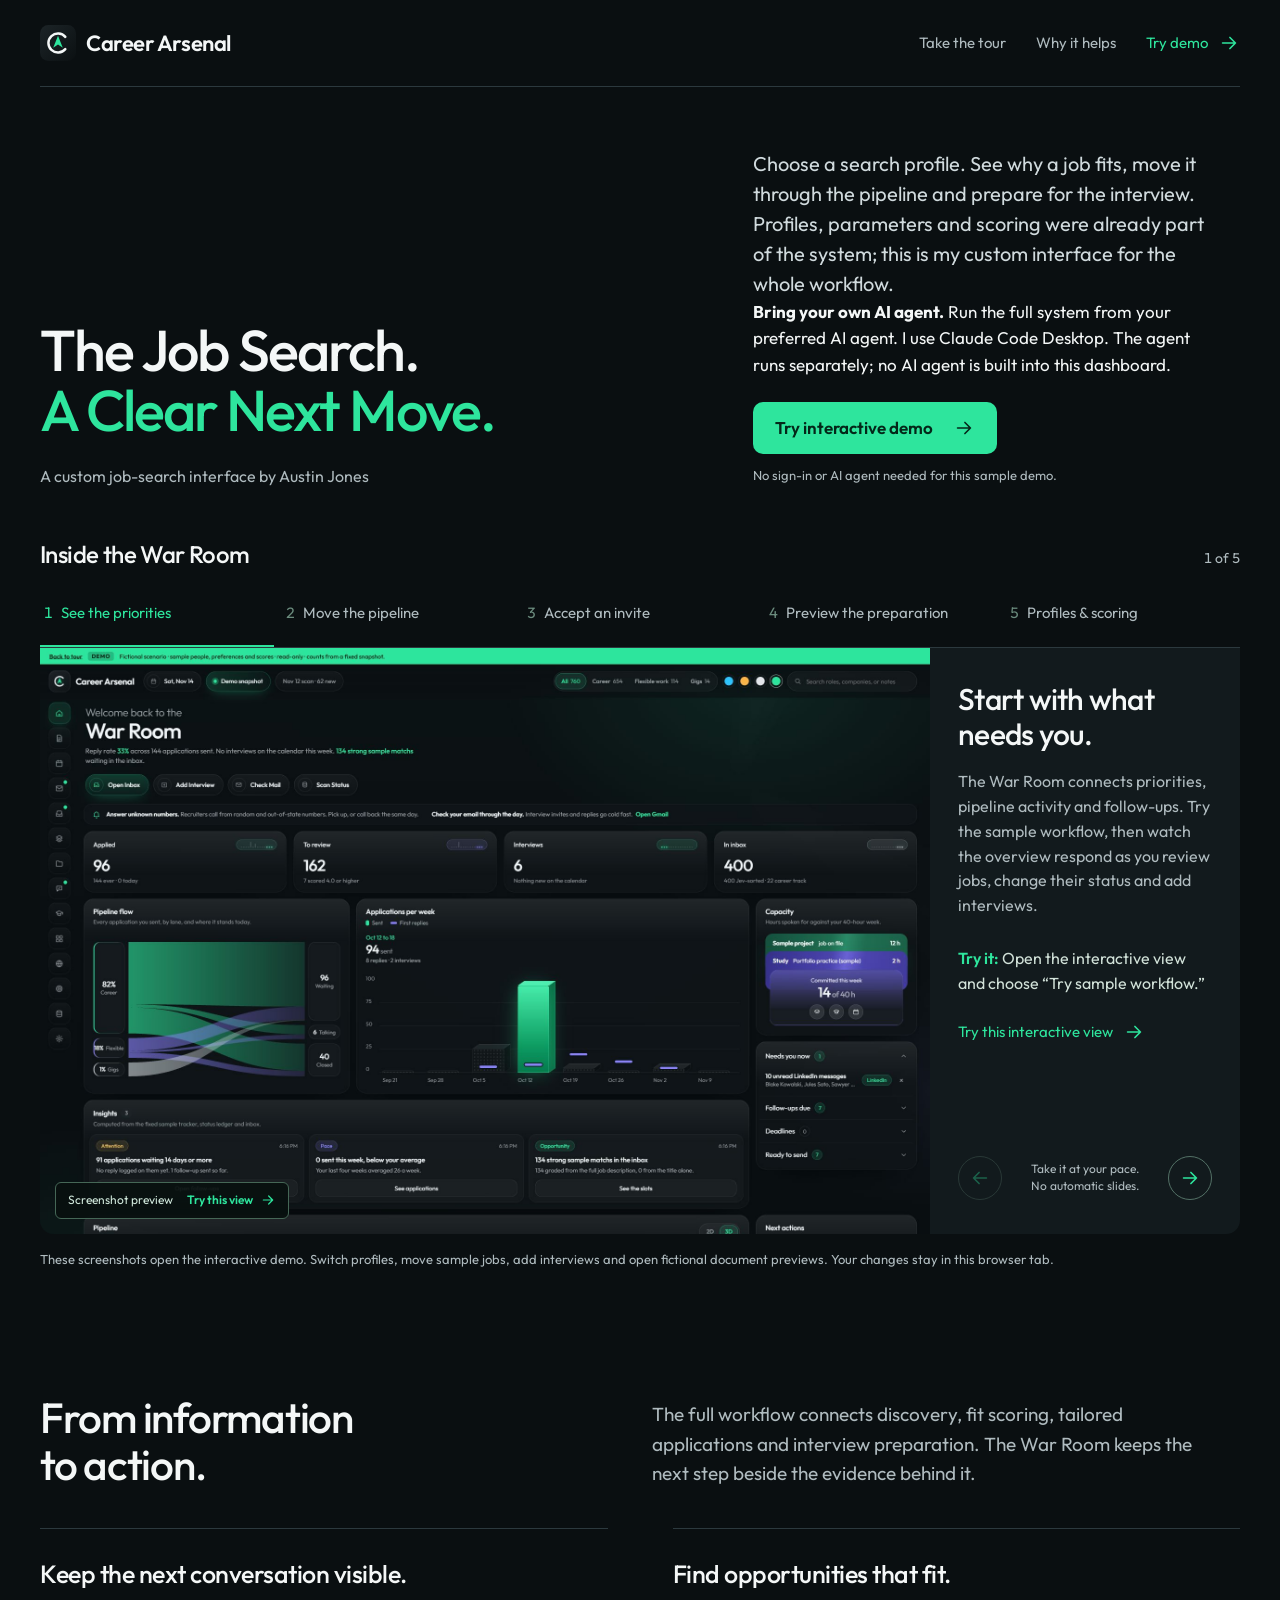
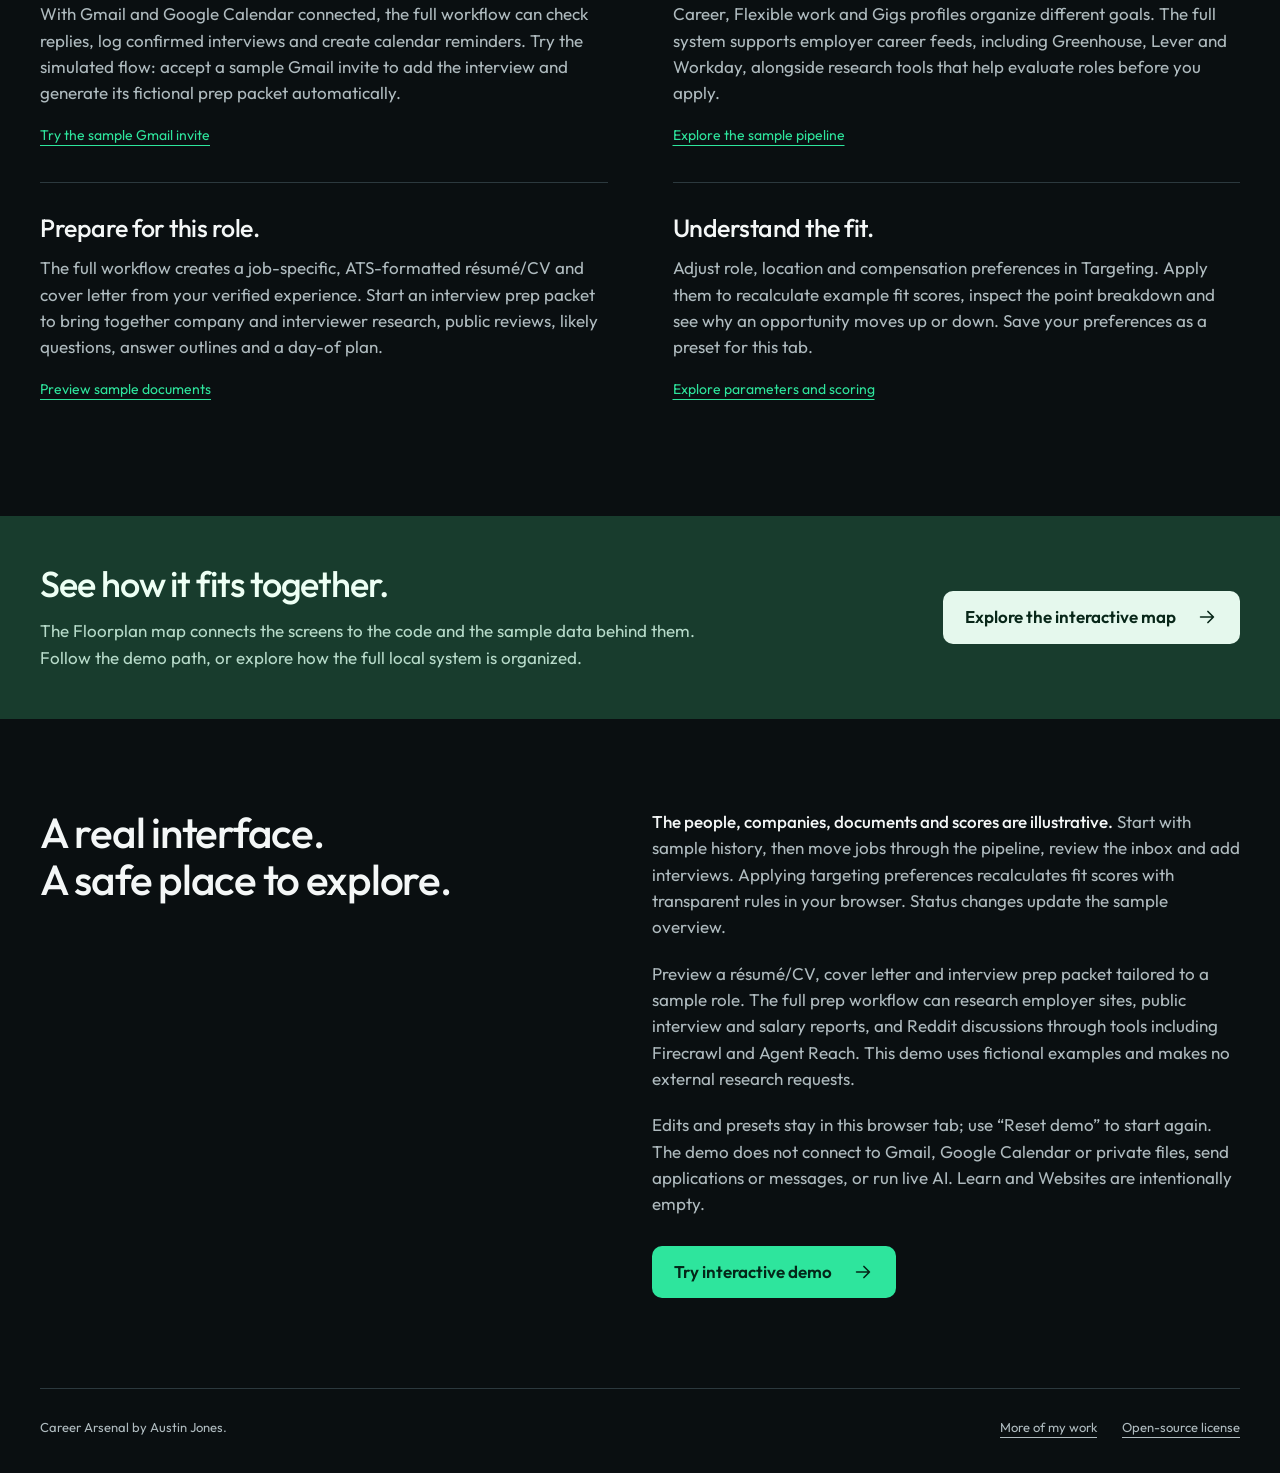
<file: index.html>
<!doctype html>
<html lang="en">
<head>
  <meta charset="utf-8">
  <meta name="viewport" content="width=device-width, initial-scale=1">
  <meta name="description" content="Explore Career Arsenal: adjust search profiles and fit scores, move sample jobs through the pipeline, add interviews and preview tailored application and prep packets.">
  <title>Career Arsenal — Inside the War Room</title>
  <link rel="icon" href="demo/career-arsenal-mark.svg" type="image/svg+xml">
  <link rel="preload" href="demo/fonts/outfit-latin.woff2" as="font" type="font/woff2" crossorigin>
  <link rel="stylesheet" href="showcase.css">
  <script src="showcase.js?v=invite-1" defer></script>
</head>
<body>
  <a class="skip" href="#main">Skip to content</a>
  <header class="site-header wrap">
    <a class="brand" href="#" aria-label="Career Arsenal home"><img src="demo/career-arsenal-mark.svg" alt="" width="40" height="40"><span>Career Arsenal</span></a>
    <nav aria-label="Main navigation"><a href="#tour">Take the tour</a><a href="#benefits">Why it helps</a><a class="nav-demo" href="demo/?theme=warroom">Try demo <svg viewBox="0 0 24 24" aria-hidden="true"><path d="M5 12h14m-6-6 6 6-6 6"/></svg></a></nav>
  </header>
  <main id="main">
    <section class="intro wrap" aria-labelledby="intro-title">
      <div class="intro-title"><h1 id="intro-title">The Job Search.<br><span>A Clear Next Move.</span></h1><p class="byline">A custom job-search interface by Austin Jones</p></div>
      <div class="intro-copy"><p>Choose a search profile. See why a job fits, move it through the pipeline and prepare for the interview. Profiles, parameters and scoring were already part of the system; this is my custom interface for the whole workflow.</p><p><strong>Bring your own AI agent.</strong> Run the full system from your preferred AI agent. I use Claude Code Desktop. The agent runs separately; no AI agent is built into this dashboard.</p><a class="button primary" href="demo/?theme=warroom">Try interactive demo <svg viewBox="0 0 24 24" aria-hidden="true"><path d="M5 12h14m-6-6 6 6-6 6"/></svg></a><p class="small">No sign-in or AI agent needed for this sample demo.</p></div>
    </section>

    <section class="tour wrap" id="tour" aria-labelledby="tour-title" aria-roledescription="carousel">
      <div class="tour-heading"><h2 id="tour-title">Inside the War Room</h2><span id="step-count" aria-live="polite">1 of 5</span></div>
      <div class="tour-tabs" role="tablist" aria-label="Guided tour steps">
        <button id="step-0" role="tab" aria-selected="true" aria-controls="tour-panel" tabindex="0" data-step="0"><span>1</span>See the priorities</button>
        <button id="step-1" role="tab" aria-selected="false" aria-controls="tour-panel" tabindex="-1" data-step="1"><span>2</span>Move the pipeline</button>
        <button id="step-2" role="tab" aria-selected="false" aria-controls="tour-panel" tabindex="-1" data-step="2"><span>3</span>Accept an invite</button>
        <button id="step-3" role="tab" aria-selected="false" aria-controls="tour-panel" tabindex="-1" data-step="3"><span>4</span>Preview the preparation</button>
        <button id="step-4" role="tab" aria-selected="false" aria-controls="tour-panel" tabindex="-1" data-step="4"><span>5</span>Profiles &amp; scoring</button>
      </div>
      <div id="tour-panel" class="tour-panel" role="tabpanel" aria-labelledby="step-0" tabindex="0">
        <a class="screen" id="tour-preview" href="demo/?theme=warroom#overview" aria-label="Try the interactive War Room view"><img id="tour-image" src="assets/overview.jpg" alt="Career Arsenal sample War Room showing application status, pipeline flow, weekly activity and follow-ups." width="1440" height="1260"><span class="screen-caption"><span>Screenshot preview</span><strong>Try this view <svg viewBox="0 0 24 24" aria-hidden="true"><path d="M5 12h14m-6-6 6 6-6 6"/></svg></strong></span></a>
        <div class="tour-story"><div><h3 id="step-title">Start with what needs you.</h3><p id="step-body">The War Room connects priorities, pipeline activity and follow-ups. Try the sample workflow, then watch the overview respond as you review jobs, change their status and add interviews.</p><p id="step-prompt" class="try-this"><strong>Try it:</strong> Open the interactive view and choose “Try sample workflow.”</p><a id="step-link" class="text-link" href="demo/?theme=warroom#overview">Try this interactive view <svg viewBox="0 0 24 24" aria-hidden="true"><path d="M5 12h14m-6-6 6 6-6 6"/></svg></a></div><div class="tour-controls"><button id="previous" type="button" aria-label="Previous tour step" disabled><svg viewBox="0 0 24 24" aria-hidden="true"><path d="M19 12H5m6-6-6 6 6 6"/></svg></button><p>Take it at your pace.<br>No automatic slides.</p><button id="next" type="button" aria-label="Next tour step"><svg viewBox="0 0 24 24" aria-hidden="true"><path d="M5 12h14m-6-6 6 6-6 6"/></svg></button></div></div>
      </div>
      <p class="tour-note">These screenshots open the interactive demo. Switch profiles, move sample jobs, add interviews and open fictional document previews. Your changes stay in this browser tab.</p>
    </section>

    <section class="difference wrap" id="benefits" aria-labelledby="benefits-title">
      <div class="section-lead"><h2 id="benefits-title">From information<br>to action.</h2><p>The full workflow connects discovery, fit scoring, tailored applications and interview preparation. The War Room keeps the next step beside the evidence behind it.</p></div>
      <div class="benefit-list">
        <article><h3>Keep the next conversation visible.</h3><p>With Gmail and Google Calendar connected, the full workflow can check replies, log confirmed interviews and create calendar reminders. Try the simulated flow: accept a sample Gmail invite to add the interview and generate its fictional prep packet automatically.</p><a href="demo/?theme=warroom#mail">Try the sample Gmail invite</a></article>
        <article><h3>Find opportunities that fit.</h3><p>Career, Flexible work and Gigs profiles organize different goals. The full system supports employer career feeds, including Greenhouse, Lever and Workday, alongside research tools that help evaluate roles before you apply.</p><a href="demo/?theme=warroom#applications">Explore the sample pipeline</a></article>
        <article><h3>Prepare for this role.</h3><p>The full workflow creates a job-specific, ATS-formatted résumé/CV and cover letter from your verified experience. Start an interview prep packet to bring together company and interviewer research, public reviews, likely questions, answer outlines and a day-of plan.</p><a href="demo/?theme=warroom#documents">Preview sample documents</a></article>
        <article><h3>Understand the fit.</h3><p>Adjust role, location and compensation preferences in Targeting. Apply them to recalculate example fit scores, inspect the point breakdown and see why an opportunity moves up or down. Save your preferences as a preset for this tab.</p><a href="demo/?theme=warroom#targeting">Explore parameters and scoring</a></article>
      </div>
    </section>

    <section class="map-section" aria-labelledby="map-title"><div class="wrap map-inner"><div><h2 id="map-title">See how it fits together.</h2><p>The Floorplan map connects the screens to the code and the sample data behind them. Follow the demo path, or explore how the full local system is organized.</p></div><a class="button map-link" href="architecture.html">Explore the interactive map <svg viewBox="0 0 24 24" aria-hidden="true"><path d="M5 12h14m-6-6 6 6-6 6"/></svg></a></div></section>

    <section class="demo-details wrap" aria-labelledby="demo-title"><h2 id="demo-title">A real interface.<br>A safe place to explore.</h2><div class="demo-copy"><p><strong>The people, companies, documents and scores are illustrative.</strong> Start with sample history, then move jobs through the pipeline, review the inbox and add interviews. Applying targeting preferences recalculates fit scores with transparent rules in your browser. Status changes update the sample overview.</p><p>Preview a résumé/CV, cover letter and interview prep packet tailored to a sample role. The full prep workflow can research employer sites, public interview and salary reports, and Reddit discussions through tools including Firecrawl and Agent Reach. This demo uses fictional examples and makes no external research requests.</p><p>Edits and presets stay in this browser tab; use “Reset demo” to start again. The demo does not connect to Gmail, Google Calendar or private files, send applications or messages, or run live AI. Learn and Websites are intentionally empty.</p><a class="button primary" href="demo/?theme=warroom">Try interactive demo <svg viewBox="0 0 24 24" aria-hidden="true"><path d="M5 12h14m-6-6 6 6-6 6"/></svg></a></div></section>
  </main>
  <footer class="wrap"><span>Career Arsenal by Austin Jones.</span><div><a href="https://austin.ironstack.pro/" target="_blank" rel="noopener noreferrer">More of my work</a><a href="LICENSE.txt">Open-source license</a></div></footer>
</body>
</html>
</file>
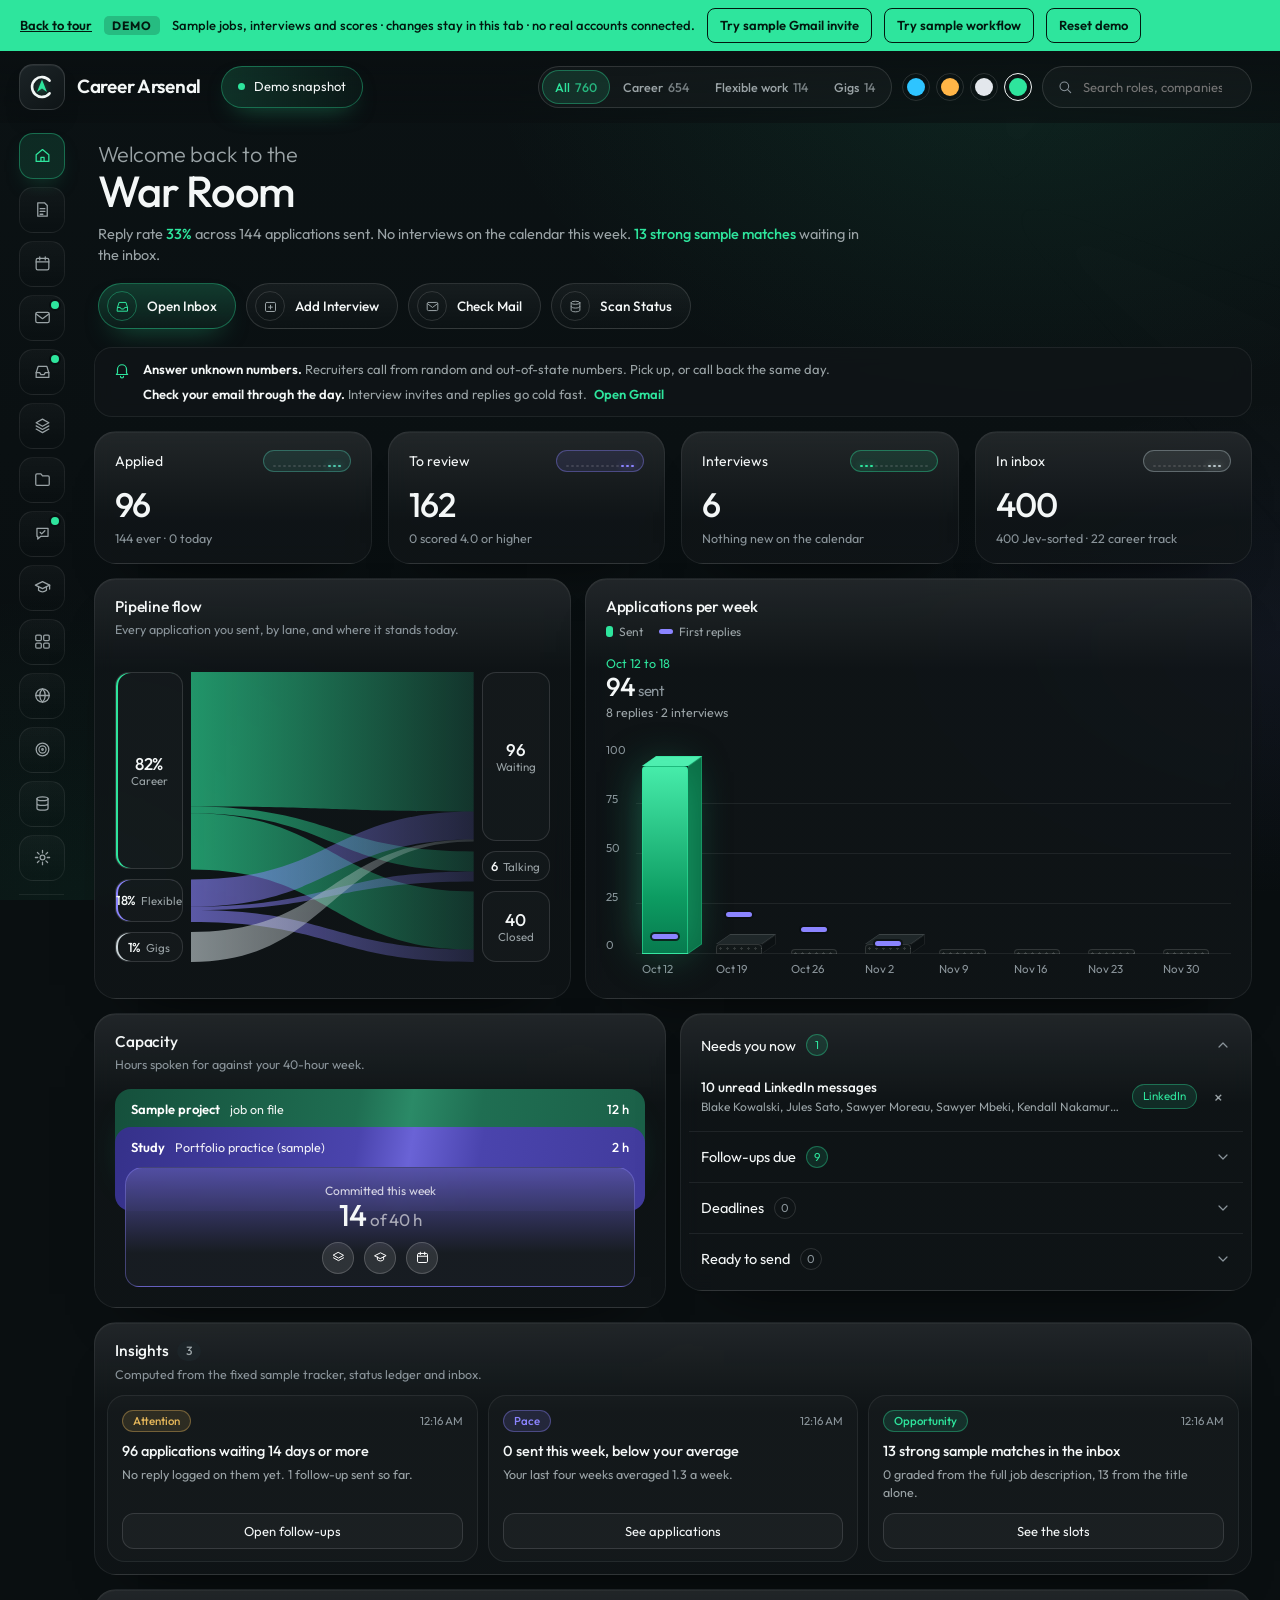
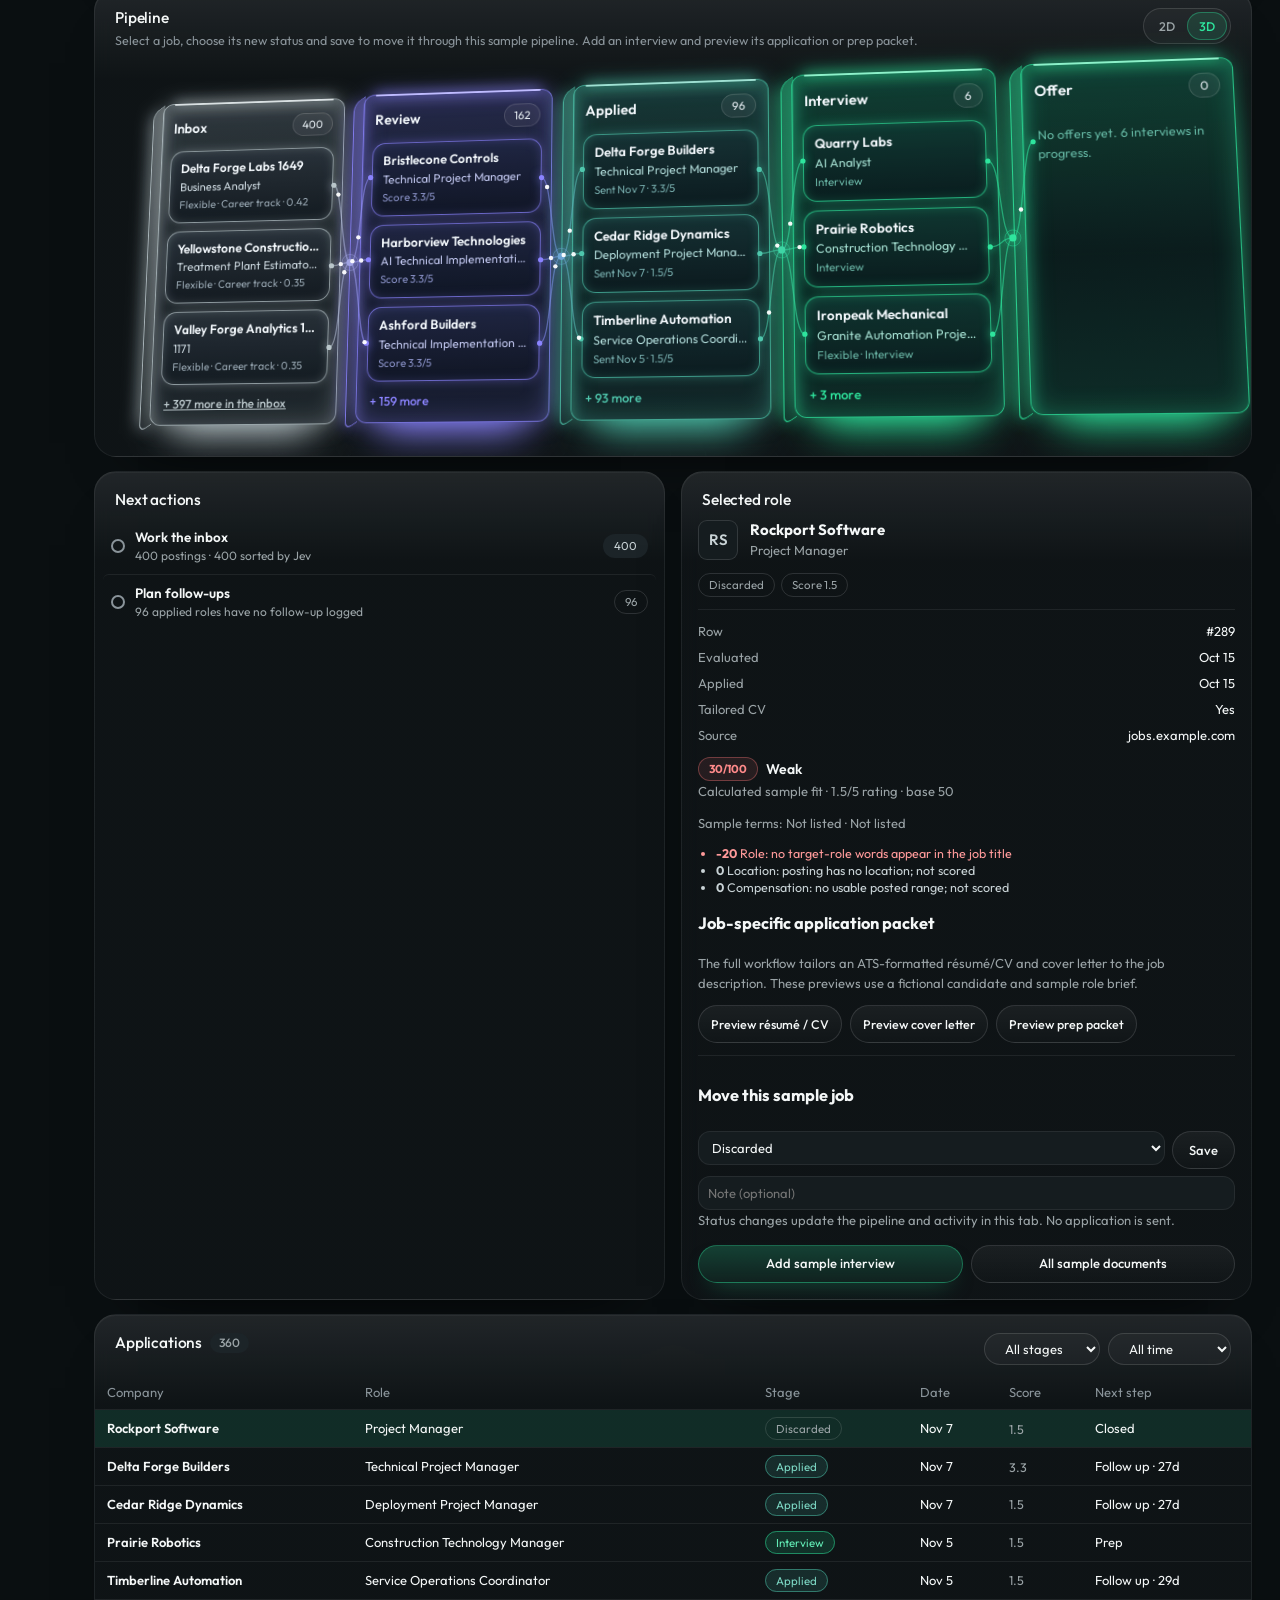
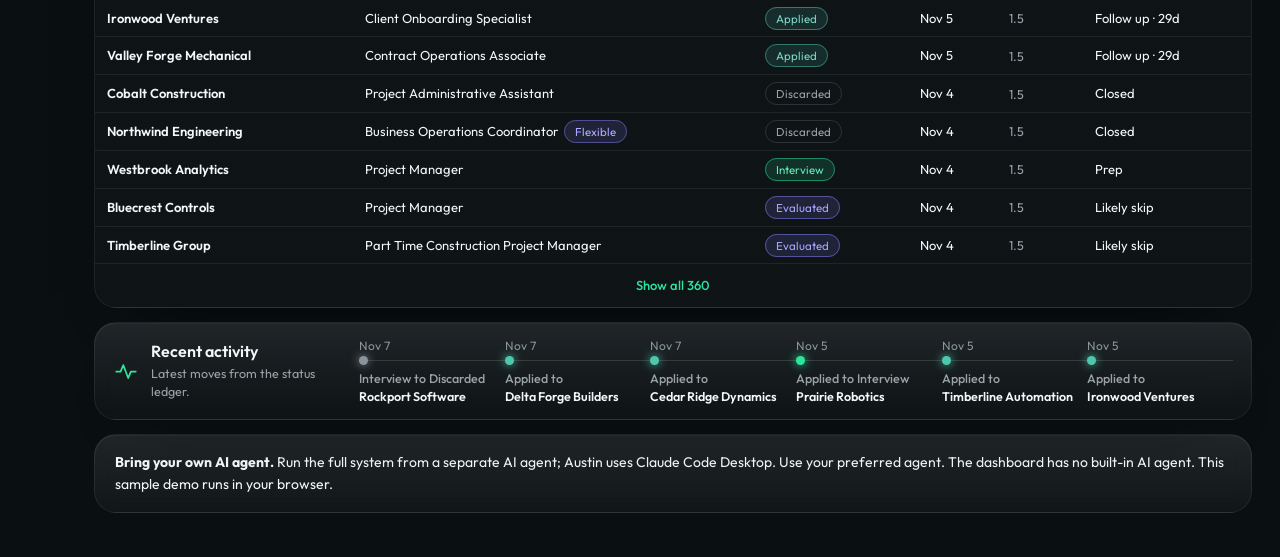
<file: demo/index.html>
<!doctype html>
<html lang="en" data-accent="ice">
<head>
<meta charset="utf-8">
<meta name="viewport" content="width=device-width, initial-scale=1">
<title>Career Arsenal · Mission Control (demo)</title>
<meta name="robots" content="noindex">
<link rel="stylesheet" href="demo.css?v=invite-2">
<script src="demo.js?v=invite-1"></script>
<link rel="stylesheet" href="mission.css?v=invite-2">
<link rel="stylesheet" href="warroom.css">
<script src="theme.js?v=sample-2"></script>
</head>
<body>
<div class="demo-bar" id="demoBar"><a href="../" style="color:inherit;font-weight:600;white-space:nowrap">Back to tour</a><b>Demo</b><span id="demoMsg">Sample jobs, interviews and scores · changes stay in this tab · no real accounts connected.</span><a class="demo-action" href="#mail">Try sample Gmail invite</a><button type="button" data-demo-start>Try sample workflow</button><button type="button" data-demo-reset>Reset demo</button></div>
<header class="top">
  <a class="brand" href="#overview"><b class="t-g">Career Arsenal</b> <span class="t-g">Mission control</span><svg class="brand-mark t-w" viewBox="0 0 48 48" aria-hidden="true"><path class="ring" d="M37 13.1A17 17 0 1 0 37 34.9"/><path class="delta" d="M24 11l8.5 21.5L24 26.5l-8.5 6z"/></svg><b class="t-w">Career Arsenal</b></a>
  <span class="wr-pill t-w" id="wrDate"></span>
  <span class="tag" id="dataTag"><i class="live-dot" aria-hidden="true"></i><span id="dataTagText">Live data</span></span>
  <a class="wr-pill ghost t-w" id="wrScan" href="#scans" hidden></a>
  <div class="top-right">
    <a class="wr-pill t-w" id="wrIv" href="#interviews" hidden></a>
    <div class="seg-toggle prof-sw" id="profSw" role="group" aria-label="Search profile" title="Fictional scenario: Career = longer-term opportunities. Flexible work = compatible schedule. Gigs = short projects.">
      <button type="button" data-profile="all" aria-pressed="true">All<span></span></button>
      <button type="button" data-profile="career" aria-pressed="false">Career<span></span></button>
      <button type="button" data-profile="stack" aria-pressed="false">Flexible<span></span></button>
      <button type="button" data-profile="gigs" aria-pressed="false">Gigs<span></span></button>
    </div>
    <div class="accent" role="group" aria-label="Accent color">
      <button type="button" data-accent="ice" aria-pressed="true" title="Ice"><i></i><span class="sr">Ice</span></button>
      <button type="button" data-accent="amber" aria-pressed="false" title="Amber"><i></i><span class="sr">Amber</span></button>
      <button type="button" data-accent="silver" aria-pressed="false" title="Silver"><i></i><span class="sr">Silver</span></button>
      <button type="button" data-accent="mint" aria-pressed="false" title="Mint"><i></i><span class="sr">Mint</span></button>
    </div>
    <label class="search"><span class="sr">Search roles, companies, or notes</span>
      <svg viewBox="0 0 24 24" aria-hidden="true"><circle cx="11" cy="11" r="6.5"/><path d="M16 16l4.5 4.5"/></svg>
      <input id="q" type="search" placeholder="Search roles, companies, or notes" autocomplete="off">
    </label>
  </div>
</header>

<div class="app">
  <nav class="side" aria-label="Sections">
    <a href="#overview" data-nav="overview"><svg viewBox="0 0 24 24" aria-hidden="true"><path d="M4 11l8-6.5 8 6.5v8.5H4z"/><path d="M10 19.5v-5h4v5"/></svg><span class="t-g">Overview</span><span class="t-w">War Room</span></a>
    <a href="#applications" data-nav="applications"><svg viewBox="0 0 24 24" aria-hidden="true"><path d="M6 3.5h8.5l3.5 3.5v13.5H6z"/><path d="M9 11h6M9 14.5h6M9 18h3.5"/></svg>Applications</a>
    <a href="#interviews" data-nav="interviews"><svg viewBox="0 0 24 24" aria-hidden="true"><rect x="4" y="5.5" width="16" height="14.5" rx="2"/><path d="M4 10h16M8.5 3.5v4M15.5 3.5v4"/></svg>Interviews<em class="nb" id="nbInterviews"></em></a>
    <a href="#mail" data-nav="mail"><svg viewBox="0 0 24 24" aria-hidden="true"><rect x="3.5" y="5.5" width="17" height="13" rx="2"/><path d="M4 7.5l8 6 8-6"/></svg>Mail<em class="nb" id="nbMail"></em></a>
    <a href="#inbox" data-nav="inbox"><svg viewBox="0 0 24 24" aria-hidden="true"><path d="M4 13.5l2.5-8h11l2.5 8v6H4z"/><path d="M4 13.5h4.5l1.5 2.5h4l1.5-2.5H20"/></svg>Inbox<em class="nb" id="nbInbox"></em></a>
    <a href="#stacking" data-nav="stacking"><svg viewBox="0 0 24 24" aria-hidden="true"><path d="M12 4l8 4.5-8 4.5-8-4.5z"/><path d="M4 12.5l8 4.5 8-4.5"/><path d="M4 16.5l8 4.5 8-4.5"/></svg>Work fit</a>
    <a href="#documents" data-nav="documents"><svg viewBox="0 0 24 24" aria-hidden="true"><path d="M3.5 7.5V18a1.5 1.5 0 001.5 1.5h14a1.5 1.5 0 001.5-1.5V9A1.5 1.5 0 0019 7.5h-7l-2-2.5H5A1.5 1.5 0 003.5 6.5z"/></svg>Documents</a>
    <a href="#answers" data-nav="answers"><svg viewBox="0 0 24 24" aria-hidden="true"><path d="M5 5.5h14v10H10l-4 3.5v-3.5H5z"/><path d="M9 10.5l2 2 4-4"/></svg>Answers<em class="nb" id="nbAnswers"></em></a>
    <a href="#learn" data-nav="learn"><svg viewBox="0 0 24 24" aria-hidden="true"><path d="M3 9l9-4.5L21 9l-9 4.5z"/><path d="M7 11v4.5c1.4 1.3 3 2 5 2s3.6-.7 5-2V11"/><path d="M21 9v5"/></svg>Learn</a>
    <a href="#platforms" data-nav="platforms"><svg viewBox="0 0 24 24" aria-hidden="true"><rect x="3.5" y="4" width="7" height="7" rx="1.5"/><rect x="13.5" y="4" width="7" height="7" rx="1.5"/><rect x="3.5" y="14" width="7" height="6.5" rx="1.5"/><rect x="13.5" y="14" width="7" height="6.5" rx="1.5"/></svg>Platforms</a>
    <a href="#websites" data-nav="websites"><svg viewBox="0 0 24 24" aria-hidden="true"><circle cx="12" cy="12" r="8.5"/><path d="M3.5 12h17M12 3.5c2.3 2.4 3.5 5.2 3.5 8.5s-1.2 6.1-3.5 8.5c-2.3-2.4-3.5-5.2-3.5-8.5s1.2-6.1 3.5-8.5z"/></svg>Websites</a>
    <a href="#targeting" data-nav="targeting"><svg viewBox="0 0 24 24" aria-hidden="true"><circle cx="12" cy="12" r="8"/><circle cx="12" cy="12" r="4.5"/><circle cx="12" cy="12" r="1"/></svg>Targeting</a>
    <a href="#scans" data-nav="scans"><svg viewBox="0 0 24 24" aria-hidden="true"><ellipse cx="12" cy="6" rx="7" ry="2.5"/><path d="M5 6v12c0 1.4 3.1 2.5 7 2.5s7-1.1 7-2.5V6M5 12c0 1.4 3.1 2.5 7 2.5s7-1.1 7-2.5"/></svg>Scans</a>
    <a href="#settings" data-nav="settings"><svg viewBox="0 0 24 24" aria-hidden="true"><circle cx="12" cy="12" r="3"/><path d="M12 3v3M12 18v3M3 12h3M18 12h3M5.6 5.6l2.1 2.1M16.3 16.3l2.1 2.1M5.6 18.4l2.1-2.1M16.3 7.7l2.1-2.1"/></svg>Settings</a>
    <section class="sys" aria-labelledby="sysTitle">
      <h2 id="sysTitle">System status</h2>
      <ul id="sysRows"></ul>
    </section>
  </nav>

  <main class="main" id="main" data-view="overview">
    <!-- War Room (Career Arsenal look): shown only when <html data-theme="warroom">. Drawn by warroom.js. -->
    <section class="wr-hero t-w" id="wrHero" data-views="overview" aria-labelledby="wrTitle">
      <h1 id="wrTitle"><span>Welcome back to the</span> War Room</h1>
      <p id="wrLine"></p>
      <div class="wr-actions">
        <a class="wr-btn primary" href="#inbox"><i><svg viewBox="0 0 24 24" aria-hidden="true"><path d="M4 13.5l2.5-8h11l2.5 8v6H4z"/><path d="M4 13.5h4.5l1.5 2.5h4l1.5-2.5H20"/></svg></i>Open Inbox</a>
        <button type="button" class="wr-btn" data-iv-add><i><svg viewBox="0 0 24 24" aria-hidden="true"><rect x="4" y="5.5" width="16" height="14.5" rx="2"/><path d="M12 10v6M9 13h6"/></svg></i>Add Interview</button>
        <a class="wr-btn" href="#mail"><i><svg viewBox="0 0 24 24" aria-hidden="true"><rect x="3.5" y="5.5" width="17" height="13" rx="2"/><path d="M4 7.5l8 6 8-6"/></svg></i>Check Mail</a>
        <a class="wr-btn" href="#scans"><i><svg viewBox="0 0 24 24" aria-hidden="true"><ellipse cx="12" cy="6" rx="7" ry="2.5"/><path d="M5 6v12c0 1.4 3.1 2.5 7 2.5s7-1.1 7-2.5V6M5 12c0 1.4 3.1 2.5 7 2.5s7-1.1 7-2.5"/></svg></i>Scan Status</a>
      </div>
    </section>
    <section class="panel alerts" id="alerts" aria-labelledby="alTitle" hidden>
      <div class="panel-h"><div class="al-head"><h2 id="alTitle">Needs you now <span class="count" id="alCount"></span></h2><p id="alDesc">Interviews today or tomorrow, unread LinkedIn messages, and deadlines in the next 3 days.</p><p class="al-peek" id="alPeek" hidden></p></div>
        <button type="button" class="btn sm" id="alToggle" aria-controls="alRows" aria-expanded="true">Hide</button></div>
      <ul class="next" id="alRows"></ul>
    </section>
    <!-- Standing reminders (Austin, 2026-11-07), on every page. -->
    <aside class="remind" aria-label="Reminders">
      <svg viewBox="0 0 24 24" aria-hidden="true"><path d="M6 16V11a6 6 0 0112 0v5l1.5 2h-15z"/><path d="M10 20.5a2 2 0 004 0"/></svg>
      <ul>
        <li><b>Answer unknown numbers.</b> Recruiters call from random and out-of-state numbers. Pick up, or call back the same day.</li>
        <li><b>Check your email through the day.</b> Interview invites and replies go cold fast. <a href="https://mail.google.com/" target="_blank" rel="noopener noreferrer">Open Gmail</a></li>
      </ul>
    </aside>
    <aside class="panel agent-note" aria-label="How the full system runs"><strong>Bring your own AI agent.</strong> Run the full system from a separate AI agent; Austin uses Claude Code Desktop. Use your preferred agent. The dashboard has no built-in AI agent. This sample demo runs in your browser.</aside>
    <section class="kpis" id="kpis" aria-label="Key numbers" data-views="overview"></section>

    <section class="wr-grid t-w" id="wrGrid" data-views="overview" aria-label="War Room panels">
      <section class="panel wr-flow" aria-labelledby="wrFlowT">
        <div class="panel-h"><div><h2 id="wrFlowT">Pipeline flow</h2><p>Every application you sent, by lane, and where it stands today.</p></div></div>
        <div class="wr-flow-body" id="wrFlow"></div>
      </section>
      <section class="panel wr-bars" aria-labelledby="wrBarsT">
        <div class="panel-h"><div><h2 id="wrBarsT">Applications per week</h2><div class="wr-legend"><span><i style="background:var(--mint)"></i>Sent</span><span><i class="v" style="background:var(--violet)"></i>First replies</span></div></div></div>
        <div id="wrBars"></div>
      </section>
    </section>
    <div class="wr-col t-w" id="wrCol" data-views="overview">
      <section class="panel wr-cap" aria-labelledby="wrCapT">
        <div class="panel-h"><div><h2 id="wrCapT">Capacity</h2><p id="wrCapP"></p></div></div>
        <div id="wrCap"></div>
      </section>
      <section class="panel wr-acc" id="wrAcc" aria-label="Needs attention"></section>
    </div>
    <section class="panel wr-ins t-w" data-views="overview" aria-labelledby="wrInsT">
      <div class="panel-h"><div><h2 id="wrInsT">Insights <span class="count" id="wrInsN"></span></h2><p>Computed from the fixed sample tracker, status ledger and inbox.</p></div></div>
      <div class="wr-ins-list" id="wrIns"></div>
    </section>

    <section class="panel board" id="board" aria-labelledby="boardTitle" data-views="overview">
      <div class="panel-h">
        <div>
          <h2 id="boardTitle">Pipeline</h2>
          <p>Select a job, choose its new status and save to move it through this sample pipeline. Add an interview and preview its application or prep packet.</p>
        </div>
        <div class="seg-toggle" role="group" aria-label="View">
          <button type="button" data-view="2d" aria-pressed="false">2D</button>
          <button type="button" data-view="3d" aria-pressed="true">3D</button>
        </div>
      </div>
      <div class="board-body" id="boardBody">
        <div class="floor" aria-hidden="true"></div>
        <div class="lanes" id="lanes"></div>
        <canvas id="links" aria-hidden="true"></canvas>
      </div>
    </section>

    <aside class="sidecol" data-views="overview applications">
      <section class="panel" id="actions" aria-labelledby="actTitle" data-views="overview">
        <div class="panel-h"><h2 id="actTitle">Next actions</h2></div>
        <ul class="next" id="next"></ul>
      </section>
      <section class="panel" aria-labelledby="selTitle" data-views="overview applications">
        <div class="panel-h"><h2 id="selTitle">Selected role</h2></div>
        <div class="sel" id="sel"></div>
      </section>
    </aside>

    <section class="panel apps" id="apps" aria-labelledby="appsTitle" data-views="overview applications">
      <div class="panel-h">
        <h2 id="appsTitle">Applications <span class="count" id="appsCount"></span></h2>
        <div class="filters">
          <select id="fStage" aria-label="Stage"></select>
          <select id="fTime" aria-label="Time range">
            <option value="">All time</option>
            <option value="7">Last 7 days</option>
            <option value="30">Last 30 days</option>
          </select>
        </div>
      </div>
      <div class="table-wrap">
        <table>
          <thead><tr><th>Company</th><th>Role</th><th>Stage</th><th>Date</th><th>Score</th><th>Next step</th></tr></thead>
          <tbody id="rows"></tbody>
        </table>
      </div>
      <button type="button" class="more" id="moreRows" hidden></button>
    </section>

    <section class="panel activity" id="activity" aria-labelledby="actvTitle" data-views="overview">
      <div class="activity-h">
        <svg viewBox="0 0 24 24" aria-hidden="true"><path d="M3 12.5h4l2.5-6 4.5 12 2.5-6H21"/></svg>
        <div><h2 id="actvTitle">Recent activity</h2><p>Latest moves from the status ledger.</p></div>
      </div>
      <ol class="timeline" id="timeline"></ol>
    </section>

    <!-- Interviews -->
    <section class="page" data-views="interviews" aria-labelledby="ivTitle" hidden>
      <div class="page-h">
        <div><h1 id="ivTitle">Interviews</h1><p>Add or edit a sample interview, see it on the local calendar and open its prep packet. Linked jobs move to Interview. Your Gmail and Google Calendar are never accessed.</p></div>
        <div class="page-btns">
          <button type="button" class="btn primary" data-iv-add>Add sample interview</button>
        </div>
      </div>
      <section class="panel sample-invite-result" id="ivInviteResult" aria-label="Accepted sample invite" hidden></section>
      <div class="mini-kpis" id="ivKpis"></div>
      <section class="panel cal-panel"><div class="panel-h"><div><h2>Next two weeks</h2><p>A simulated calendar with sample interviews, follow-ups and study time. Click an interview to inspect the event; no Google Calendar changes occur.</p></div><div class="cal-legend" id="ivCalLegend"></div></div><div class="cal14" id="ivCal"></div></section>
      <div class="two-col iv-cols">
        <div class="col-stack">
          <section class="panel"><div class="panel-h"><h2>Upcoming <span class="count" id="ivUpCount"></span></h2></div><div class="ivlist" id="ivUpcoming"></div></section>
          <section class="panel"><div class="panel-h"><h2>Follow-ups <span class="count" id="ivFuCount"></span></h2></div><div class="fulist" id="ivFollowups"></div></section>
        </div>
        <section class="panel"><div class="panel-h"><h2>Past <span class="count" id="ivPastCount"></span></h2></div><div class="ivlist" id="ivPast"></div></section>
      </div>
    </section>

    <!-- Inbox -->
    <section class="page" data-views="inbox" aria-labelledby="inTitle" hidden>
      <div class="page-h">
        <div><h1 id="inTitle">Inbox</h1><p>Sample postings from a recorded scan. Click a role to inspect its fit, then choose Move to review to add it to your pipeline.</p></div>
      </div>
      <div class="ptabs" id="inTabs" role="group" aria-label="Inbox section"></div>
      <section class="panel" aria-labelledby="liTitle" id="inSecMessages" hidden>
        <div class="panel-h"><div><h2 id="liTitle">LinkedIn messages <span class="count" id="liCount"></span></h2><p id="liSub">Messages and InMail, read-only. Click one to open it on LinkedIn.</p></div>
          <button type="button" class="btn" id="liRefresh">Refresh</button></div>
        <div class="toolbar"><div class="chips-f" id="liFilter" role="group" aria-label="Which messages"></div></div>
        <ul class="li-list" id="liRows"></ul>
        <button type="button" class="more" id="liMore" hidden></button>
      </section>
      <section class="panel" id="inSecPostings" aria-label="Postings">
        <div class="toolbar">
          <div class="chips-f" id="inLanes" role="group" aria-label="Jev lane"></div>
          <label class="tog"><input type="checkbox" id="inRemote"> Remote US only</label>
          <label class="tog"><input type="checkbox" id="inLoc"> Fits location policy</label>
          <select id="inSort" aria-label="Sort">
            <option value="jev">Best Jev match</option>
            <option value="stack">Best sample fit</option>
            <option value="posted">Newest posted</option>
            <option value="company">Company A to Z</option>
          </select>
        </div>
        <div class="table-wrap">
          <table class="tbl-in">
            <thead><tr><th>Company</th><th>Role</th><th>Location</th><th>Jev lane</th><th title="Recorded AI-sort confidence, unchanged by demo preferences">Snapshot confidence</th><th>Remote US</th><th title="Calculated sample fit: applied role, location and minimum pay preferences">Fit</th><th>Posted</th></tr></thead>
            <tbody id="inRows"></tbody>
          </table>
        </div>
        <button type="button" class="more" id="inMore" hidden></button>
      </section>
      <section class="panel" aria-labelledby="osTitle" id="inSecOnsite" hidden>
        <div class="panel-h"><div><h2 id="osTitle">On-site (Texas) <span class="count" id="osCount"></span></h2><p>On-site and hybrid jobs in Texas from the last 30 days. Your remote-only rule keeps these out of Postings. Craigslist posts: check who posted before you reply.</p></div></div>
        <div class="toolbar"><div class="chips-f" id="osFilter" role="group" aria-label="Which on-site jobs"></div></div>
        <div class="table-wrap">
          <table class="tbl-in">
            <thead><tr><th>Company</th><th>Role</th><th>Location</th><th>Source</th><th>Found</th></tr></thead>
            <tbody id="osRows"></tbody>
          </table>
        </div>
        <button type="button" class="more" id="osMore" hidden></button>
      </section>
    </section>

    <!-- Stacking -->
    <section class="page" data-views="stacking" aria-labelledby="skTitle" hidden>
      <div class="page-h">
        <div><h1 id="skTitle">Work fit</h1><p>A fictional work-fit scenario: compare skills, schedule and location, then review the candidate’s example weekly capacity.</p></div>
        
      </div>
      <div id="skBody"><p class="loading">Loading…</p></div>
    </section>

    <!-- Documents -->
    <section class="page" data-views="documents" aria-labelledby="docTitle" hidden>
      <div class="page-h">
        <div><h1 id="docTitle">Documents <span class="count" id="docCount"></span></h1><p id="docPath">Tailored resumes, cover letters, job descriptions, reports and interview prep, per job.</p></div>
        <div class="page-btns"><button type="button" class="btn" data-open-folder="">Open folder</button></div>
      </div>
      <section class="panel">
        <div class="toolbar">
          <div class="chips-f" id="docFilter" role="group" aria-label="Which roles"></div>
          <select id="docSort" aria-label="Sort">
            <option value="recent">Most recent activity</option>
            <option value="company">Company A to Z</option>
          </select>
        </div>
        <div class="doc-grid" id="docGrid"></div>
        <button type="button" class="more" id="docMore" hidden></button>
      </section>
    </section>

    <!-- Answers -->
    <section class="page" data-views="answers" aria-labelledby="abTitle" hidden>
      <div class="page-h">
        <div><h1 id="abTitle">Answers</h1><p>The questions every application asks. The agent fills these for you, logs any it can't answer, and learns from the forms you've already sent.</p></div>
      </div>
      <div id="abBody"><p class="loading">Loading answers…</p></div>
    </section>

    <!-- Learn -->
    <section class="page" data-views="learn" aria-labelledby="lnTitle" hidden>
      <div class="page-h">
        <div><h1 id="lnTitle">Learn</h1><p>What your target jobs keep asking for that your CV doesn't show yet, a step-by-step path for each, and the certifications worth getting.</p></div>
      </div>
      <div id="lnBody"><p class="loading">Loading…</p></div>
    </section>

    <!-- Platforms -->
    <section class="page" data-views="platforms" aria-labelledby="pfTitle" hidden>
      <div class="page-h">
        <div><h1 id="pfTitle">Platforms</h1><p>AI-training gig platforms and local or freelance gig sites: what each one does, how you get in, what it pays, and what people on Reddit say. Sign up yourself on the ones you like, then set your status here.</p></div>
      </div>
      <div id="pfBody"><p class="loading">Loading…</p></div>
    </section>

    <!-- Websites -->
    <section class="page wb-page" data-views="websites" aria-labelledby="wbTitle" hidden>
      <div class="page-h">
        <div><h1 id="wbTitle">Powerful Websites</h1><p>Every saved website, sorted by category, with what it does and its last link check. The download is a clean copy with no name or account links on it.</p></div>
        <div class="page-btns"><a class="btn primary" href="/download/websites.xlsx" download>Download Spreadsheet</a><a class="btn" href="/download/websites.csv" download>Download CSV</a></div>
      </div>
      <div id="wbBody"><p class="loading">Loading…</p></div>
    </section>

    <!-- Targeting -->
    <section class="page" data-views="targeting" aria-labelledby="tgTitle" hidden>
      <div class="page-h">
        <div><h1 id="tgTitle">Targeting</h1><p>Edit roles, location and minimum pay, then apply your preferences to see sample scores change. Save presets and inspect each point in the breakdown. This demo uses illustrative browser rules.</p></div>
      </div>
      <div id="tgBody"><p class="loading">Loading presets…</p></div>
      <div id="tgRules"></div>
    </section>

    <!-- Scans -->
    <section class="page" data-views="scans" aria-labelledby="scTitle" hidden>
      <div class="page-h">
        <div><h1 id="scTitle">Scans</h1><p id="scSched">Daily scan of job boards, then Jev sorting, then backup.</p></div>
      </div>
      <div class="mini-kpis" id="scKpis"></div>
      <section class="panel"><div class="panel-h"><h2>Recent runs</h2></div><div class="table-wrap"><table><thead><tr><th>Run</th><th>Boards</th><th>Found</th><th>Off-title</th><th>Off-location</th><th>Duplicates</th><th>New</th><th>Errors</th></tr></thead><tbody id="scRuns"></tbody></table></div></section>
      <section class="panel" aria-labelledby="sbTitle">
        <div class="panel-h"><div><h2 id="sbTitle">Job boards <span class="count" id="sbCount"></span></h2><p>Every company career site and job board in portals.yml, with what the last scan got from it.</p></div></div>
        <div class="toolbar"><div class="chips-f" id="sbFilter" role="group" aria-label="Which boards"></div></div>
        <div class="table-wrap">
          <table class="tbl-sb">
            <thead><tr><th>Name</th><th>Type</th><th>Last scan</th><th>What to do</th><th>Checked</th></tr></thead>
            <tbody id="sbRows"></tbody>
          </table>
        </div>
        <button type="button" class="more" id="sbMore" hidden></button>
      </section>
      <div class="two-col">
        <section class="panel"><div class="panel-h"><div><h2>Latest scan log</h2><p>Last lines of data/scheduled-scan.log.</p></div></div><pre class="log" id="scLog"></pre></section>
        <section class="panel"><div class="panel-h"><h2>Jev sort of the inbox</h2></div><div id="scJev"></div></section>
      </div>
    </section>

    <!-- Mail -->
    <section class="page" data-views="mail" aria-labelledby="mlTitle" hidden>
      <div class="page-h"><div><h1 id="mlTitle">Mail</h1><p id="mlSub"></p></div></div>
      <section class="panel sample-invite" id="sampleInvite" aria-labelledby="sampleInviteTitle" hidden></section>
      <div class="mini-kpis" id="mlKpis"></div>
      <section class="panel" aria-label="Mail log">
        <div class="ptabs in-panel" id="mlTabs" role="group" aria-label="Which mail"></div>
        <div id="mlBody"></div>
        <p class="empty-p" id="mlFoot"></p>
      </section>
    </section>

    <!-- Settings -->
    <section class="page" data-views="settings" aria-labelledby="stTitle" hidden>
      <div class="page-h"><div><h1 id="stTitle">Settings</h1><p>Saved in this browser only.</p></div></div>
      <section class="panel settings" id="stBody"></section>
    </section>
  </main>
</div>

<dialog class="dlg" id="ivDialog" aria-labelledby="ivDlgTitle">
  <form method="dialog" id="ivForm">
    <h2 id="ivDlgTitle">Add sample interview</h2>
    <p class="hint">Use fictional details. Saved only in this browser tab. A linked sample job moves to Interview; no invite or calendar event is sent.</p>
    <input type="hidden" name="ivid">
    <div class="form-grid">
      <label>Company<input name="company" required maxlength="80" list="ivCoList" autocomplete="off"></label>
      <label>Sample job<select name="row"></select></label>
      <label>Role<input name="role" maxlength="120" autocomplete="off"></label>
      <label>Round<select name="round"></select></label>
      <label>Date<input name="date" type="date" required></label>
      <label>Time (Central)<input name="time" type="time"></label>
      <label class="wide">Location<input name="location" maxlength="200" placeholder="Sample video interview" autocomplete="off"></label>
      <input name="calendarUrl" type="hidden">
      <input name="meetUrl" type="hidden">
      <label class="wide">Notes<textarea name="notes" rows="3" maxlength="1000"></textarea></label>
    </div>
    <datalist id="ivCoList"></datalist>
    <p class="form-err" id="ivErr" role="alert"></p>
    <div class="dlg-btns">
      <button type="button" class="btn" value="cancel" data-dlg-close>Cancel</button>
      <button type="submit" class="btn primary" value="save">Save</button>
    </div>
  </form>
</dialog>

<dialog class="dlg sample-document" id="sampleDocDialog" aria-labelledby="sampleDocTitle">
  <div class="sample-document-head"><h2 id="sampleDocTitle">Sample document</h2><button type="button" class="btn" data-sample-close>Close preview</button></div>
  <div id="sampleDocBody"></div>
</dialog>

<div class="toast" id="toast" role="status" aria-live="polite" hidden></div>

<script type="module" src="mission.js?v=invite-2"></script>
</body>
</html>
</file>
<file: showcase.css>
@font-face{font-family:Outfit;src:url('demo/fonts/outfit-latin.woff2') format('woff2');font-weight:300 700;font-display:swap}
:root{color-scheme:dark;--ground:#0a0f11;--surface:#121a1d;--ink:#f4f7f7;--muted:#afbbbf;--mint:#2ee59d;--mint-ink:#042719;--line:#2c393e;--ease:cubic-bezier(.16,1,.3,1);scrollbar-color:#40544b var(--ground)}
*{box-sizing:border-box}html{scroll-behavior:smooth;scroll-padding-top:28px}body{margin:0;background:var(--ground);color:var(--ink);font-family:Outfit,system-ui,sans-serif;font-size:17px;line-height:1.55;-webkit-font-smoothing:antialiased}::selection{color:var(--mint-ink);background:var(--mint)}a{color:inherit;text-underline-offset:5px}button,a{-webkit-tap-highlight-color:transparent}button{font:inherit}button,a{touch-action:manipulation}:focus-visible{outline:3px solid var(--mint);outline-offset:5px}svg{width:22px;height:22px;fill:none;stroke:currentColor;stroke-width:1.8;stroke-linecap:round;stroke-linejoin:round;flex:none}img{display:block;max-width:100%}.wrap{width:min(1440px,calc(100% - 80px));margin-inline:auto}.skip{position:absolute;top:-80px;left:20px;z-index:5;background:var(--mint);color:var(--mint-ink);padding:12px}.skip:focus{top:12px}.site-header{display:flex;align-items:center;justify-content:space-between;gap:30px;padding-block:25px;border-bottom:1px solid var(--line)}.brand{display:inline-flex;align-items:center;gap:10px;font-size:22px;font-weight:600;text-decoration:none;letter-spacing:-.02em;white-space:nowrap}.brand img{width:36px;height:36px}nav{display:flex;align-items:center;gap:30px;font-size:15px}nav a{text-decoration:none;color:var(--muted)}nav a:hover{color:var(--ink)}.nav-demo{display:inline-flex;align-items:center;gap:10px;color:var(--mint)}.intro{display:grid;grid-template-columns:1.35fr 1fr;align-items:end;gap:55px;padding-block:62px 52px}h1,h2,h3,p{margin:0}h1{font-size:clamp(42px,4.5vw,70px);line-height:1.04;letter-spacing:-.035em;font-weight:500;text-wrap:balance}h1 span{color:var(--mint)}.byline{margin-top:24px;color:var(--muted);font-size:16px}.intro-copy{max-width:470px;padding-bottom:3px}.intro-copy>p:first-child{font-size:20px;line-height:1.5;color:#d0dadd}.button{display:inline-flex;align-items:center;justify-content:center;gap:20px;min-height:52px;border-radius:10px;padding:13px 22px;text-decoration:none;font-weight:600;transition:background-color .18s,color .18s}.primary{background:var(--mint);color:var(--mint-ink)}.primary:hover{background:#75f3bf}.intro-copy .button{margin-top:24px}.small{font-size:13px;color:var(--muted);margin-top:11px}.tour{padding-bottom:30px}.tour-heading{display:flex;justify-content:space-between;align-items:baseline;gap:20px;margin-bottom:20px}.tour-heading h2{font-size:24px;font-weight:500;letter-spacing:-.025em}.tour-heading>span{font-variant-numeric:tabular-nums;font-size:14px;color:var(--muted)}.tour-tabs{display:flex;border-bottom:1px solid var(--line);gap:8px;overflow-x:auto;scrollbar-width:thin}.tour-tabs button{background:none;border:0;border-bottom:2px solid transparent;min-height:58px;color:var(--muted);padding:8px 16px 18px 4px;cursor:pointer;white-space:nowrap;font-size:15px;flex:1;text-align:left}.tour-tabs button span{font-variant-numeric:tabular-nums;margin-right:8px;color:#6b8c7e}.tour-tabs button:hover{color:var(--ink)}.tour-tabs button[aria-selected=true]{color:var(--mint);border-color:var(--mint)}.tour-tabs button[aria-selected=true] span{color:var(--mint)}.tour-panel{display:grid;grid-template-columns:minmax(0,1fr) 310px;gap:0;background:var(--surface);border-radius:0 0 14px 14px;overflow:hidden}.screen{position:relative;aspect-ratio:1.52;background:#091113;overflow:hidden}.screen img{width:100%;height:100%;object-fit:cover;object-position:top}.screen-caption{position:absolute;left:15px;bottom:15px;background:#08100ff0;border:1px solid #456756;color:#d1e9dc;padding:8px 12px;border-radius:6px;font-size:12px}.tour-story{display:flex;flex-direction:column;justify-content:space-between;padding:34px 28px;gap:35px}.tour-story h3{font-size:30px;line-height:1.15;letter-spacing:-.025em;font-weight:500;text-wrap:balance}.tour-story p{color:var(--muted);font-size:16px;margin-top:18px;line-height:1.55}.tour-story .try-this{color:#d2e2d9;margin-top:28px}.try-this strong{font-weight:600;color:var(--mint)}.text-link{display:inline-flex;align-items:center;gap:10px;color:var(--mint);font-size:15px;line-height:1.4;margin-top:25px;text-decoration:none}.text-link:hover{text-decoration:underline}.tour-controls{display:flex;align-items:center;justify-content:space-between;gap:10px}.tour-controls button{display:grid;place-items:center;border:1px solid #537166;color:var(--mint);background:transparent;border-radius:50%;width:44px;height:44px;cursor:pointer;flex:none}.tour-controls button:hover:not(:disabled){background:#244e3c}.tour-controls button:disabled{opacity:.35;cursor:default}.tour-controls p{font-size:12px;line-height:1.4;margin:0;text-align:center}.tour-note{font-size:13px;color:var(--muted);margin-top:15px}.difference{padding-block:95px 80px}.section-lead{display:grid;grid-template-columns:1fr 1.15fr;gap:100px;margin-bottom:40px;align-items:end}h2{font-size:clamp(34px,3.3vw,50px);font-weight:500;letter-spacing:-.03em;line-height:1.12;text-wrap:balance}.section-lead p{color:var(--muted);font-size:19px;max-width:560px}.map-section{background:#183c2d;color:#edfff4}.map-inner{padding-block:48px;display:flex;gap:50px;align-items:center;justify-content:space-between}.map-inner h2{font-size:36px}.map-inner p{max-width:64ch;color:#b7dbca;margin-top:14px;font-size:17px}.map-link{white-space:nowrap;flex:none;background:#e5f8ed;color:#082719}.map-link:hover{background:white}.map-link:focus-visible{outline-color:white}.demo-details{padding-block:90px;display:grid;grid-template-columns:1fr 1.15fr;gap:100px}.demo-copy{max-width:640px;color:var(--muted)}.demo-copy p+p{margin-top:20px}.demo-copy strong{color:var(--ink);font-weight:500}.demo-copy .button{margin-top:28px}footer{border-top:1px solid var(--line);padding-block:28px 36px;display:flex;justify-content:space-between;gap:25px;font-size:13px;color:var(--muted)}footer>div{display:flex;gap:25px}footer a:hover{color:var(--ink)}
@media(min-width:1800px){.wrap{max-width:1640px}.tour-panel{grid-template-columns:minmax(0,1fr) 370px}.tour-story{padding:45px 35px}.screen{aspect-ratio:1.65}.tour-story h3{font-size:36px}.tour-story p{font-size:19px}}
@media(max-width:1100px){.wrap{width:calc(100% - 48px)}.intro{gap:30px}.intro-copy>p:first-child{font-size:18px}.tour-panel{grid-template-columns:minmax(0,1fr) 285px}.screen{aspect-ratio:1.17}.tour-story{padding:25px 22px}.tour-story h3{font-size:27px}.tour-tabs button{font-size:14px}.section-lead,.demo-details{gap:50px}.map-inner{align-items:flex-start;flex-direction:column;gap:25px}}
@media(max-width:760px){html{scroll-padding-top:20px}.wrap{width:calc(100% - 36px)}.site-header{padding-block:18px;gap:15px;flex-wrap:wrap}.brand{font-size:20px}.brand img{width:30px;height:30px}nav{gap:22px;width:100%;font-size:14px;justify-content:space-between}.intro{display:block;padding-block:38px 32px}.intro h1{font-size:clamp(38px,8.5vw,60px)}.byline{margin-top:19px;font-size:14px}.intro-copy{margin-top:27px;max-width:100%}.intro-copy>p:first-child{font-size:18px}.intro-copy .button{margin-top:20px;font-size:15px}.tour-heading h2{font-size:23px}.tour-tabs{gap:5px}.tour-tabs button{flex:none;min-height:52px;padding:5px 16px 13px 2px}.tour-panel{display:flex;flex-direction:column}.screen{aspect-ratio:1.18}.screen-caption{left:9px;bottom:9px}.tour-story{padding:25px;gap:27px}.tour-story h3{font-size:29px}.tour-story p{font-size:16px;margin-top:14px}.tour-story .try-this{margin-top:18px}.text-link{margin-top:18px}.tour-controls{max-width:280px;align-self:stretch;margin-top:0}.tour-note{font-size:12px}.difference{padding-block:60px 48px}.section-lead,.demo-details{display:block}.section-lead p{margin-top:24px;font-size:18px}h2{font-size:35px}.map-inner{padding-block:35px}.map-inner h2{font-size:31px}.map-inner p{font-size:16px}.map-link{white-space:normal;font-size:15px;width:100%;gap:14px}.demo-details{padding-block:55px}.demo-copy{margin-top:27px;font-size:16px}.demo-copy .button{width:100%;font-size:15px}footer{flex-direction:column;gap:15px;font-size:12px}footer>div{gap:22px}}
@media(prefers-reduced-motion:reduce){html{scroll-behavior:auto}*{transition:none!important}}
.benefit-list{display:grid;grid-template-columns:1fr 1fr;column-gap:65px}.benefit-list article{border-top:1px solid var(--line);padding:30px 0 35px}.benefit-list h3{font-size:25px;line-height:1.2;font-weight:500;letter-spacing:-.02em}.benefit-list p{color:var(--muted);margin-top:12px;max-width:60ch}.benefit-list a{display:inline-block;margin-top:18px;font-size:14px;color:var(--mint)}@media(max-width:760px){.benefit-list{display:block}.benefit-list article{padding:25px 0 30px}.benefit-list h3{font-size:24px}.benefit-list p{font-size:16px}}

.screen{display:block;color:inherit;text-decoration:none}.screen:focus-visible{outline-offset:-4px}.screen-caption{display:flex;align-items:center;gap:14px;max-width:calc(100% - 30px);flex-wrap:wrap}.screen-caption strong{display:inline-flex;align-items:center;gap:7px;color:var(--mint);font-weight:600}.screen-caption svg{width:16px;height:16px}.screen:hover .screen-caption,.screen:focus-visible .screen-caption{background:#163c2a;border-color:var(--mint)}
</file>
<file: demo/demo.css>
/* demo.css — the one strip the static demo adds above the real dashboard. */
.demo-bar { display: flex; align-items: center; flex-wrap: wrap; gap: 8px 12px; padding: 8px 20px; font: 500 13px/1.3 var(--body); color: var(--acc-ink); background: var(--acc); }
.demo-bar button, .demo-bar .demo-action { padding: 8px 12px; color: inherit; background: transparent; border: 1px solid currentColor; border-radius: 8px; font: inherit; font-weight: 600; cursor: pointer; text-decoration: none; }
.demo-bar button:hover, .demo-bar .demo-action:hover { background: rgba(0,0,0,.08); }
.demo-bar button:focus-visible, .demo-bar .demo-action:focus-visible { outline: 2px solid currentColor; outline-offset: 3px; }
.demo-bar b { font-family: var(--mono); font-size: 12px; letter-spacing: .08em; text-transform: uppercase; padding: 2px 8px; border-radius: 5px; background: rgba(0,0,0,.18); }
.top { top: 0; }
.agent-note { padding: 16px 20px; font-size: 14px; line-height: 1.6; }
@media (max-width: 760px) { .demo-bar { font-size: 12px; padding: 7px 14px; } }
</file>
<file: demo/mission.css>
@font-face { font-family: "DM Sans"; src: url("fonts/dm-sans-latin.woff2") format("woff2"); font-weight: 100 1000; font-display: swap; }
@font-face { font-family: "JetBrains Mono"; src: url("fonts/jetbrains-mono-latin-500-normal.woff2") format("woff2"); font-weight: 500; font-display: swap; }
@font-face { font-family: "JetBrains Mono"; src: url("fonts/jetbrains-mono-latin-700-normal.woff2") format("woff2"); font-weight: 700; font-display: swap; }

/* Graphite base, one accent. The accent is swappable from the top bar. */
:root {
  --bg: #15171b;
  --panel: #1c1f24;
  --panel-2: #23272d;
  --raise: #2b3037;
  --line: #2f343b;
  --line-2: #3e454e;
  --ink: #eceef1;
  --muted: #a3aab3;
  --faint: #8b929c;
  --steel: #8e98a4;
  --silver: #c6cdd5;
  --ok: #86d7a8;
  --warn: #ffb547;
  --acc: #2ec4ff;
  --acc-ink: #03192a;
  --acc-soft: rgba(46, 196, 255, .14);
  --acc-line: rgba(46, 196, 255, .45);
  --acc-glow: rgba(46, 196, 255, .6);
  /* Stage lights: electric blue, violet, royal blue, green. The violet leans blue so it never reads as pink. */
  --c-inbox: #2ec4ff;
  --c-review: #8f7cff;
  --c-applied: #4d8dff;
  --c-interview: #33e39a;
  --c-offer: #33e39a;
  --display: "DM Sans", system-ui, sans-serif;
  --mono: "JetBrains Mono", ui-monospace, Consolas, monospace;
  --body: "DM Sans", system-ui, sans-serif;
}
[data-accent="amber"] { --acc: #ffb547; --acc-ink: #2e1d04; --acc-soft: rgba(255, 181, 71, .13); --acc-line: rgba(255, 181, 71, .38); --acc-glow: rgba(255, 181, 71, .5); }
[data-accent="silver"] { --acc: #e3e7ec; --acc-ink: #1b1e22; --acc-soft: rgba(227, 231, 236, .1); --acc-line: rgba(227, 231, 236, .32); --acc-glow: rgba(227, 231, 236, .42); }

* { box-sizing: border-box; }
html { color-scheme: dark; scroll-behavior: smooth; }
body { margin: 0; background: var(--bg); color: var(--ink); font: 400 14px/1.45 var(--body); font-variant-numeric: tabular-nums; }
a { color: inherit; }
button, input, select { font: inherit; color: inherit; }
:focus-visible { outline: 2px solid var(--acc); outline-offset: 2px; }
.sr { position: absolute; width: 1px; height: 1px; overflow: hidden; clip: rect(0 0 0 0); white-space: nowrap; }
svg { fill: none; stroke: currentColor; stroke-width: 1.6; stroke-linecap: round; stroke-linejoin: round; }

/* top bar */
.top { display: flex; align-items: center; gap: 16px; padding: 14px 20px; border-bottom: 1px solid var(--line); background: #17191d; position: sticky; top: 0; z-index: 20; }
.brand { text-decoration: none; font-family: var(--mono); font-size: 19px; letter-spacing: .02em; white-space: nowrap; }
.brand b { font-weight: 700; }
.brand span { color: var(--acc); font-weight: 500; }
.tag { font-size: 12px; color: var(--acc); border: 1px solid var(--acc-line); background: var(--acc-soft); padding: 3px 9px; border-radius: 6px; white-space: nowrap; }
.top-right { margin-left: auto; display: flex; align-items: center; gap: 14px; min-width: 0; }
.accent { display: flex; gap: 6px; }
.accent button { width: 26px; height: 26px; border-radius: 50%; border: 1px solid var(--line-2); background: transparent; padding: 4px; cursor: pointer; }
.accent button i { display: block; width: 100%; height: 100%; border-radius: 50%; }
.accent [data-accent="ice"] i { background: #2ec4ff; }
.accent [data-accent="amber"] i { background: #ffb547; }
.accent [data-accent="silver"] i { background: #e3e7ec; }
.accent button[aria-pressed="true"] { border-color: var(--ink); }
.search { display: flex; align-items: center; gap: 8px; background: var(--panel); border: 1px solid var(--line); border-radius: 8px; padding: 0 10px; height: 36px; width: 300px; min-width: 0; color: var(--faint); }
.search svg { width: 16px; height: 16px; flex: none; }
.search input { border: 0; background: transparent; outline: none; width: 100%; color: var(--ink); font-size: 13px; }
.search:focus-within { border-color: var(--acc-line); }
.classic { font-size: 13px; color: var(--muted); white-space: nowrap; }

/* shell */
.app { display: grid; grid-template-columns: 188px minmax(0, 1fr); }
.side { padding: 16px 10px; border-right: 1px solid var(--line); display: flex; flex-direction: column; gap: 4px; position: sticky; top: 65px; height: calc(100vh - 65px); }
.side a { display: flex; align-items: center; gap: 11px; padding: 9px 12px; border-radius: 8px; text-decoration: none; color: var(--muted); font-size: 14px; border: 1px solid transparent; }
.side a svg { width: 18px; height: 18px; flex: none; }
.side a:hover { color: var(--ink); background: var(--panel); }
.side a.on { color: var(--ink); background: var(--acc-soft); border-color: var(--acc-line); }
.side a.on svg { color: var(--acc); }

.main {
  padding: 18px 20px 28px; display: grid; gap: 16px; min-width: 0;
  grid-template-columns: minmax(0, 1fr) 330px;
  grid-template-areas: "alerts alerts" "remind remind" "kpis kpis" "board side" "apps side" "act act";
  /* The tall side column's extra height goes to the table, not into empty space under the board. */
  grid-template-rows: auto auto auto auto 1fr auto;
}
.alerts { grid-area: alerts; border-color: rgba(255, 181, 71, .38); }
.alerts .next li { grid-template-columns: 14px minmax(0, 1fr) auto auto; }
.al-x { width: 26px; height: 26px; border: 1px solid transparent; border-radius: 6px; background: transparent; color: var(--muted); font-size: 16px; line-height: 1; cursor: pointer; }
.al-x:hover, .al-x:focus-visible { color: var(--ink); border-color: var(--line-2); }
.panel { background: var(--panel); border: 1px solid var(--line); border-radius: 12px; min-width: 0; }
.panel-h { display: flex; justify-content: space-between; align-items: flex-start; gap: 12px; padding: 14px 16px 10px; }
.panel-h h2 { margin: 0; font: 600 17px/1.2 var(--display); display: flex; align-items: center; gap: 8px; }
.panel-h p { margin: 4px 0 0; color: var(--muted); font-size: 13px; }
.count { font: 500 12px/1 var(--body); color: var(--muted); background: var(--raise); padding: 4px 8px; border-radius: 10px; }

/* KPIs */
.kpis { grid-area: kpis; display: grid; grid-template-columns: repeat(4, minmax(0, 1fr)); gap: 16px; }
.kpi { display: grid; grid-template-columns: 44px minmax(0, 1fr) auto; gap: 14px; align-items: center; padding: 14px 16px; }
.kpi { --tone: var(--acc); border-color: color-mix(in srgb, var(--tone) 40%, var(--line)); box-shadow: inset 0 0 24px -14px var(--tone), 0 0 20px -12px var(--tone); }
.kpi .ic { width: 44px; height: 44px; border-radius: 10px; display: grid; place-items: center; background: color-mix(in srgb, var(--tone) 14%, transparent); border: 1px solid color-mix(in srgb, var(--tone) 60%, transparent); color: var(--tone); box-shadow: 0 0 14px -4px var(--tone); }
.kpi .ic svg { width: 21px; height: 21px; }
.kpi .n { font: 700 30px/1 var(--mono); letter-spacing: -.02em; }
.kpi .l { color: var(--muted); font-size: 13px; margin-top: 4px; }
.kpi .s { color: var(--faint); font-size: 12px; margin-top: 2px; line-height: 1.35; }
.spark { display: flex; align-items: flex-end; gap: 2px; height: 38px; }
.spark span { width: 3px; background: var(--line-2); border-radius: 1px; min-height: 2px; }
.spark span.hot { background: var(--tone, var(--acc)); box-shadow: 0 0 6px var(--tone, var(--acc)); }
.chip.t { background: color-mix(in srgb, var(--tone) 14%, transparent); color: color-mix(in srgb, var(--tone) 75%, #fff); border-color: color-mix(in srgb, var(--tone) 50%, transparent); }

/* pipeline board */
.board { grid-area: board; overflow: hidden; }
.seg-toggle { display: flex; background: var(--panel-2); border: 1px solid var(--line); border-radius: 8px; padding: 2px; }
.seg-toggle button { border: 0; background: transparent; padding: 5px 12px; border-radius: 6px; cursor: pointer; color: var(--muted); font-size: 12.5px; font-weight: 600; }
.seg-toggle button[aria-pressed="true"] { background: var(--acc); color: var(--acc-ink); }
.prof-sw button span { margin-left: 5px; font-weight: 500; opacity: .75; }
.chip.stack { background: color-mix(in srgb, var(--c-review) 14%, transparent); color: color-mix(in srgb, var(--c-review) 70%, #fff); border-color: color-mix(in srgb, var(--c-review) 45%, transparent); margin-left: 6px; }
.board-body { position: relative; padding: 18px 18px 30px; min-height: 380px; }
.floor {
  position: absolute; left: -10%; right: -10%; bottom: -40px; height: 210px; pointer-events: none;
  background-image: linear-gradient(var(--acc-line) 1px, transparent 1px), linear-gradient(90deg, var(--acc-line) 1px, transparent 1px);
  background-size: 46px 46px; opacity: 0; transform: perspective(500px) rotateX(70deg); transform-origin: bottom;
  -webkit-mask-image: linear-gradient(to top, rgba(0,0,0,.55), transparent 85%); mask-image: linear-gradient(to top, rgba(0,0,0,.55), transparent 85%);
  transition: opacity .5s;
}
.board.is-3d .floor { opacity: .5; }
.lanes { position: relative; display: grid; grid-template-columns: repeat(5, minmax(0, 1fr)); gap: 24px; transition: transform .6s cubic-bezier(.2, .7, .2, 1); transform-style: preserve-3d; }
.board.is-3d .lanes { transform: perspective(1800px) rotateX(9deg) rotateY(-8deg) scale(.97); }
/* Glass lanes: each stage has its own light, tinted glass and a glowing rim. */
.lane {
  --tone: var(--c-inbox);
  position: relative; border-radius: 12px; padding: 12px 10px 10px; display: flex; flex-direction: column; gap: 9px; min-width: 0;
  background:
    linear-gradient(180deg, color-mix(in srgb, var(--tone) 22%, transparent), color-mix(in srgb, var(--tone) 6%, transparent) 55%, color-mix(in srgb, var(--tone) 13%, transparent)),
    rgba(6, 13, 20, .62);
  border: 1px solid color-mix(in srgb, var(--tone) 78%, transparent);
  box-shadow: 0 0 24px -4px color-mix(in srgb, var(--tone) 55%, transparent), inset 0 0 28px -6px color-mix(in srgb, var(--tone) 42%, transparent);
  transition: transform .6s cubic-bezier(.2, .7, .2, 1), box-shadow .3s;
}
.lane::before { content: ""; position: absolute; left: 12px; right: 12px; top: -1px; height: 2px; border-radius: 2px; background: color-mix(in srgb, var(--tone) 55%, #fff); box-shadow: 0 0 14px 1px var(--tone); }
.board.is-3d .lane {
  transform: translateZ(calc(var(--i) * 10px));
  box-shadow: 0 0 26px -4px color-mix(in srgb, var(--tone) 60%, transparent), inset 0 0 30px -6px color-mix(in srgb, var(--tone) 45%, transparent), 0 34px 40px -26px var(--tone);
}
/* The slab's side face, so each column reads as a thick pane of glass in 3D. */
.board.is-3d .lane::after {
  content: ""; position: absolute; top: 0; bottom: 0; left: -12px; width: 12px; pointer-events: none;
  border-radius: 8px 0 0 8px; transform-origin: right center; transform: skewY(-34deg);
  background: linear-gradient(180deg, color-mix(in srgb, var(--tone) 42%, transparent), color-mix(in srgb, var(--tone) 12%, transparent));
  border: 1px solid color-mix(in srgb, var(--tone) 85%, transparent); border-right: 0;
  box-shadow: -3px 0 16px -3px var(--tone);
}
.lane[data-stage="review"] { --tone: var(--c-review); }
.lane[data-stage="applied"] { --tone: var(--c-applied); }
.lane[data-stage="interview"] { --tone: var(--c-interview); }
.lane[data-stage="offer"] { --tone: var(--c-offer); }
.lane-h { display: flex; justify-content: space-between; align-items: center; padding: 2px 2px 4px; }
.lane-h h3 { margin: 0; font: 600 15px/1 var(--display); color: #f3f8fc; }
.lane-h span { font-size: 12px; color: #e7eef4; background: rgba(255, 255, 255, .06); border: 1px solid rgba(255, 255, 255, .14); border-radius: 8px; padding: 3px 8px; }
.pcard {
  position: relative; text-align: left; width: 100%; cursor: pointer; display: block;
  background: linear-gradient(180deg, color-mix(in srgb, var(--tone) 17%, rgba(8, 17, 26, .92)), color-mix(in srgb, var(--tone) 6%, rgba(7, 14, 21, .92)));
  border: 1px solid color-mix(in srgb, var(--tone) 70%, transparent); border-radius: 9px; padding: 9px 11px 10px;
  box-shadow: 0 0 14px -4px color-mix(in srgb, var(--tone) 70%, transparent), inset 0 0 16px -8px color-mix(in srgb, var(--tone) 70%, transparent);
  transition: border-color .2s, box-shadow .2s;
}
.pcard:hover { border-color: var(--tone); box-shadow: 0 0 20px -3px color-mix(in srgb, var(--tone) 80%, transparent), inset 0 0 18px -8px var(--tone); }
.pcard b { display: block; font-size: 13.5px; font-weight: 600; color: #f3f8fc; white-space: nowrap; overflow: hidden; text-overflow: ellipsis; }
.pcard small { display: block; color: color-mix(in srgb, var(--tone) 28%, #d5e0e8); font-size: 12.5px; white-space: nowrap; overflow: hidden; text-overflow: ellipsis; }
.pcard em { display: block; font-style: normal; font-size: 11.5px; color: color-mix(in srgb, var(--tone) 35%, #8697a5); margin-top: 3px; white-space: nowrap; overflow: hidden; text-overflow: ellipsis; }
.pcard.case, .pcard.sel { border-color: color-mix(in srgb, var(--tone) 60%, #fff); box-shadow: 0 0 0 1px var(--tone), 0 0 26px -2px var(--tone), inset 0 0 20px -8px var(--tone); }
.pcard.dim { opacity: .3; }
.lane-more { border: 0; background: transparent; color: var(--tone); font-size: 13px; font-weight: 500; text-align: left; padding: 2px 4px; cursor: pointer; }
.lane-more:hover { color: #fff; }
.lane-empty { color: color-mix(in srgb, var(--tone) 40%, #8697a5); font-size: 12.5px; padding: 10px 4px; line-height: 1.5; }
#links { position: absolute; inset: 0; width: 100%; height: 100%; pointer-events: none; z-index: 3; }

/* right column */
.sidecol { grid-area: side; display: flex; flex-direction: column; gap: 16px; min-width: 0; }
.next { list-style: none; margin: 0; padding: 0 8px 10px; }
.next li { display: grid; grid-template-columns: 14px minmax(0, 1fr) auto; gap: 10px; align-items: center; padding: 9px 8px; border-top: 1px solid var(--line); cursor: pointer; border-radius: 6px; }
.next li:first-child { border-top: 0; }
.next li:hover { background: var(--panel-2); }
.next li::before { content: ""; width: 10px; height: 10px; border-radius: 50%; border: 2px solid var(--tone, var(--steel)); }
.next b { display: block; font-size: 13.5px; font-weight: 600; }
.next small { display: block; color: var(--muted); font-size: 12px; white-space: nowrap; overflow: hidden; text-overflow: ellipsis; }
.chip { font-size: 11.5px; padding: 3px 8px; border-radius: 6px; background: var(--raise); color: var(--silver); white-space: nowrap; border: 1px solid transparent; }
.chip.acc { background: var(--acc-soft); color: var(--acc); border-color: var(--acc-line); }
.chip.solid { background: var(--acc); color: var(--acc-ink); }
.chip.ok { background: rgba(134, 215, 168, .12); color: var(--ok); border-color: rgba(134, 215, 168, .35); }
.chip.ghost { background: transparent; border-color: var(--line-2); color: var(--muted); }
.chip.warn { background: rgba(255, 181, 71, .12); color: #ffb547; border-color: rgba(255, 181, 71, .38); }

.sel { padding: 0 16px 16px; }
.sel-id { display: flex; gap: 12px; align-items: center; }
.sel-id .mono { width: 40px; height: 40px; border-radius: 9px; background: var(--panel-2); border: 1px solid var(--line-2); display: grid; place-items: center; font: 600 15px var(--display); color: var(--silver); flex: none; }
.sel-id b { display: block; font-size: 15px; }
.sel-id small { color: var(--muted); font-size: 13px; }
.sel .chips { display: flex; flex-wrap: wrap; gap: 6px; margin: 12px 0; }
.sel p { margin: 0 0 12px; color: var(--muted); font-size: 13px; line-height: 1.55; }
.sel dl { margin: 0; display: grid; grid-template-columns: auto minmax(0, 1fr); gap: 7px 12px; font-size: 13px; border-top: 1px solid var(--line); padding-top: 12px; }
.sel dt { color: var(--muted); }
.sel dd { margin: 0; text-align: right; overflow: hidden; text-overflow: ellipsis; white-space: nowrap; }
.sel .btns { display: grid; grid-template-columns: 1fr 1fr; gap: 8px; margin-top: 14px; }
.btn { display: inline-flex; justify-content: center; align-items: center; height: 36px; border-radius: 8px; border: 1px solid var(--line-2); background: var(--panel-2); text-decoration: none; font-size: 13px; font-weight: 600; cursor: pointer; }
.btn:hover { border-color: var(--silver); }
.btn.primary { background: var(--acc); color: var(--acc-ink); border-color: var(--acc); }
.btn.primary:hover { filter: brightness(1.08); }

/* applications */
.apps { grid-area: apps; }
.filters { display: flex; gap: 8px; }
.filters select { background: var(--panel-2); border: 1px solid var(--line); border-radius: 8px; height: 32px; padding: 0 8px; font-size: 13px; }
/* position: relative keeps screen-reader-only labels inside a wide table from widening the whole page on a phone. */
.table-wrap { overflow-x: auto; position: relative; }
table { width: 100%; border-collapse: collapse; font-size: 13px; }
th { text-align: left; font-weight: 500; color: var(--muted); padding: 8px 12px; border-bottom: 1px solid var(--line); white-space: nowrap; }
td { padding: 9px 12px; border-bottom: 1px solid var(--line); white-space: nowrap; max-width: 260px; overflow: hidden; text-overflow: ellipsis; }
tbody tr { cursor: pointer; }
tbody tr:hover td { background: var(--panel-2); }
tbody tr.sel td { background: var(--acc-soft); }
td.co { font-weight: 600; }
td.empty { color: var(--muted); text-align: center; padding: 22px; }
.more { display: block; width: 100%; border: 0; background: transparent; color: var(--acc); padding: 12px; font-size: 13px; font-weight: 600; cursor: pointer; border-radius: 0 0 12px 12px; }
.more:hover { background: var(--panel-2); }

/* activity */
.activity { grid-area: act; display: grid; grid-template-columns: 230px minmax(0, 1fr); align-items: center; gap: 16px; padding: 14px 18px; }
.activity-h { display: flex; gap: 12px; align-items: center; }
.activity-h svg { width: 26px; height: 26px; color: var(--acc); flex: none; }
.activity-h h2 { margin: 0; font: 600 16px/1.2 var(--display); }
.activity-h p { margin: 2px 0 0; color: var(--muted); font-size: 12.5px; }
.timeline { list-style: none; margin: 0; padding: 0; display: grid; grid-template-columns: repeat(6, minmax(0, 1fr)); position: relative; }
.timeline::before { content: ""; position: absolute; left: 0; right: 0; top: 23px; height: 1px; background: var(--line-2); }
.timeline li { position: relative; padding-right: 10px; font-size: 12.5px; min-width: 0; }
.timeline time { display: block; color: var(--faint); font-size: 12px; margin-bottom: 14px; }
.timeline li::before { content: ""; position: absolute; left: 0; top: 19px; width: 9px; height: 9px; border-radius: 50%; background: var(--tone, var(--acc)); box-shadow: 0 0 10px var(--tone, var(--acc)); }
.timeline b { display: block; font-weight: 500; color: var(--muted); }
.timeline span { display: block; font-weight: 600; white-space: nowrap; overflow: hidden; text-overflow: ellipsis; }

.loading { color: var(--muted); padding: 30px; }

/* ---- views: one page shell, sections shown per sidebar view ---- */
[hidden] { display: none !important; }
.kpi { text-decoration: none; color: inherit; transition: transform .15s, box-shadow .2s; }
.kpi:hover { transform: translateY(-1px); box-shadow: inset 0 0 24px -12px var(--tone), 0 0 26px -10px var(--tone); }
.main[data-view="applications"] { grid-template-areas: "alerts alerts" "remind remind" "apps side"; }
.main[data-view="applications"] .sidecol { position: sticky; top: 83px; align-self: start; max-height: calc(100dvh - 99px); overflow-y: auto; scrollbar-gutter: stable; }
.main:not([data-view="overview"]):not([data-view="applications"]) { grid-template-columns: minmax(0, 1fr); grid-template-areas: none; }
.main:not([data-view="overview"]):not([data-view="applications"]) .alerts { grid-area: auto; }
.page { display: grid; grid-template-columns: minmax(0, 1fr); gap: 16px; min-width: 0; align-content: start; }
.page-h { display: flex; justify-content: space-between; align-items: flex-end; gap: 16px; flex-wrap: wrap; }
.page-h h1 { margin: 0; font: 650 24px/1.15 var(--display); display: flex; align-items: center; gap: 10px; }
.page-h p { margin: 6px 0 0; color: var(--muted); font-size: 13.5px; max-width: 760px; }
.page-h code, .hint code { font: 500 12px var(--mono); color: var(--silver); background: var(--panel-2); padding: 1px 5px; border-radius: 4px; word-break: break-all; }
.page-btns { display: flex; gap: 8px; flex-wrap: wrap; }
.page-btns .btn { padding: 0 14px; }
.btn.sm { height: 30px; padding: 0 10px; font-size: 12.5px; }
.btn.ghost-btn { background: transparent; color: var(--muted); }
.linkish { border: 0; background: none; color: var(--acc); padding: 6px 0 0; font-size: 12.5px; cursor: pointer; text-align: left; }
.linkish:hover { text-decoration: underline; }
.two-col { display: grid; grid-template-columns: minmax(0, 1fr) minmax(0, 1fr); gap: 16px; }
.pad { padding: 16px; }
.pad-x { padding: 0 16px 8px; }
.hint { color: var(--faint); font-size: 12.5px; margin: 12px 0 0; line-height: 1.5; }
.empty-p { color: var(--muted); padding: 6px 16px 18px; margin: 0; }
ul.plain { list-style: none; margin: 0; padding: 0 16px 14px; }
ul.plain li { display: flex; justify-content: space-between; align-items: center; gap: 12px; padding: 9px 0; border-top: 1px solid var(--line); font-size: 13px; }
ul.plain li:first-child { border-top: 0; }
ul.plain small { display: block; color: var(--muted); font-size: 12px; }
.chips.wrap { display: flex; flex-wrap: wrap; gap: 6px; margin-top: 8px; }
.sel-sub { color: var(--faint); font-size: 11.5px; letter-spacing: .06em; text-transform: uppercase; font-weight: 600; margin: 0 0 6px; display: flex; align-items: center; gap: 8px; }
h2.big { margin: 2px 0 12px; font: 650 20px/1.2 var(--display); }
dl.kv { margin: 0 0 14px; display: grid; grid-template-columns: auto minmax(0, 1fr); gap: 7px 14px; font-size: 13px; }
dl.kv dt { color: var(--muted); }
dl.kv dd { margin: 0; text-align: right; }

/* small KPI strip used by pages */
.mini-kpis { display: grid; grid-template-columns: repeat(4, minmax(0, 1fr)); gap: 16px; }
.mk { --tone: var(--acc); padding: 14px 16px; border-color: color-mix(in srgb, var(--tone) 35%, var(--line)); box-shadow: inset 0 0 22px -14px var(--tone); }
.mk .n { font: 700 24px/1.1 var(--mono); color: color-mix(in srgb, var(--tone) 40%, #fff); }
.mk .l { color: var(--muted); font-size: 13px; margin-top: 4px; }
.mk .s { color: var(--faint); font-size: 12px; margin-top: 2px; white-space: nowrap; overflow: hidden; text-overflow: ellipsis; }

/* toolbar + filter chips */
.toolbar { display: flex; flex-wrap: wrap; align-items: center; gap: 10px 14px; padding: 14px 16px 10px; }
.toolbar select { background: var(--panel-2); border: 1px solid var(--line); border-radius: 8px; height: 32px; padding: 0 8px; font-size: 13px; margin-left: auto; }
.chips-f { display: flex; flex-wrap: wrap; gap: 6px; }
.fchip { border: 1px solid var(--line-2); background: transparent; color: var(--muted); border-radius: 16px; padding: 5px 11px; font-size: 12.5px; font-weight: 600; cursor: pointer; }
.fchip span { color: var(--faint); font-weight: 500; margin-left: 2px; }
.fchip[aria-pressed="true"] { background: var(--acc-soft); border-color: var(--acc-line); color: var(--acc); }
.fchip[aria-pressed="true"] span { color: inherit; }
.tog { display: inline-flex; align-items: center; gap: 7px; font-size: 13px; color: var(--muted); cursor: pointer; }
.tog input { accent-color: var(--acc); width: 15px; height: 15px; }
.tbl-in td a { text-decoration: none; }
.tbl-in td a:hover { color: var(--acc); text-decoration: underline; }
.tbl-in tbody tr { cursor: default; }
.li-list { list-style: none; margin: 0; padding: 0 16px 8px; display: grid; gap: 6px; }
.li-list li a { display: block; padding: 10px 12px; border: 1px solid var(--line); border-radius: 9px; background: var(--panel-2); text-decoration: none; }
.li-list li a:hover { border-color: var(--acc-line); }
.li-list li.unread a { border-color: var(--acc-line); }
.li-h { display: flex; align-items: center; gap: 8px; min-width: 0; }
.li-h b { font-size: 13.5px; white-space: nowrap; overflow: hidden; text-overflow: ellipsis; }
.li-h small { margin-left: auto; color: var(--faint); font-size: 12px; white-space: nowrap; }
.li-list p { margin: 4px 0 0; color: var(--muted); font-size: 12.5px; display: -webkit-box; -webkit-line-clamp: 2; -webkit-box-orient: vertical; overflow: hidden; overflow-wrap: anywhere; }
.tbl-sb tbody tr { cursor: default; }
.tbl-mail tbody tr[data-key] { cursor: pointer; }
.tbl-mail td.todo { min-width: 180px; }
.tbl-sb td a { text-decoration: none; }
.tbl-sb td a:hover { color: var(--acc); text-decoration: underline; }
.tbl-sb td small { color: var(--faint); margin-left: 4px; }
/* Powerful Websites: one step up from the dashboard's dense 13px scale, same DM Sans roles.
   Title 36 / section 21 / body + names 15-15.5 / labels and chips 13.5 / metadata 13. */
.wb-page .page-h h1 { font-size: 36px; letter-spacing: -.02em; text-wrap: balance; }
.wb-page .page-h p { font-size: 15px; line-height: 1.55; max-width: 68ch; text-wrap: pretty; }
.wb-page .page-btns .btn { height: 40px; padding: 0 18px; font-size: 14px; }
.wb-page .panel-h { padding: 18px 18px 12px; align-items: center; }
.wb-page .panel-h h2 { font-size: 21px; gap: 10px; }
.wb-page .panel-h p { font-size: 13.5px; margin-top: 6px; }
.wb-page .count { font-size: 13px; padding: 4px 9px; }
.wb-q { background: var(--panel-2); border: 1px solid var(--line); border-radius: 9px; height: 40px; padding: 0 13px; font-size: 14.5px; width: 280px; max-width: 100%; }
.wb-q::placeholder { color: var(--faint); }
.wb-chips { padding: 0 18px 16px; gap: 7px; }
.wb-chips .fchip { font-size: 13.5px; padding: 6px 13px; border-radius: 18px; }
.wb-chips .fchip span { font-size: 12.5px; }
.wb-tbl { font-size: 15px; }
.wb-tbl th { font-size: 13.5px; font-weight: 600; color: var(--muted); letter-spacing: .01em; padding: 11px 14px; }
.wb-tbl td { padding: 13px 14px; vertical-align: top; }
.wb-tbl td:first-child { white-space: normal; min-width: 220px; max-width: 320px; }
.wb-tbl td b { font-size: 15.5px; font-weight: 600; line-height: 1.35; }
.wb-tbl td small.wb-host { display: block; margin: 3px 0 0; font-size: 13px; font-weight: 400; color: var(--faint); }
.wb-tbl td.todo { min-width: 280px; max-width: 520px; line-height: 1.55; letter-spacing: .005em; }
.wb-tbl td small.wb-note { display: block; margin: 5px 0 0; font-size: 13px; color: var(--faint); }
.wb-tbl td.wb-cat { font-size: 14px; color: var(--silver); }
.wb-tbl td a { font-weight: inherit; }
.wb-tbl .chip { font-size: 12.5px; padding: 4px 9px; font-weight: 600; }
.wb-more { margin: 14px 18px 18px; padding: 0 16px; height: 40px; font-size: 14px; }
@media (max-width: 640px) {
  .wb-page .page-h h1 { font-size: 28px; }
  .wb-page .page-h p { font-size: 14.5px; }
  .wb-page .panel-h { flex-wrap: wrap; }
  .wb-q { width: 100%; }
}
.tbl-sb td.todo { white-space: normal; max-width: 420px; min-width: 220px; color: var(--muted); }

/* interviews */
/* Two-week calendar: seven big day cells per row, each event toned by kind. */
.cal14 { display: grid; grid-template-columns: repeat(7, minmax(0, 1fr)); gap: 10px; padding: 0 16px 16px; }
.cday { --tone: var(--line-2); position: relative; min-height: 178px; border: 1px solid var(--line); border-radius: 12px; background: var(--panel-2); padding: 10px; display: flex; flex-direction: column; gap: 6px; min-width: 0; }
.cday.wkend { background: color-mix(in srgb, var(--panel-2) 70%, var(--bg)); }
.cday.today { border-color: var(--acc-line); box-shadow: inset 0 0 26px -14px var(--acc-glow); }
.cday.today::before { content: ""; position: absolute; left: 12px; right: 12px; top: -1px; height: 2px; border-radius: 2px; background: color-mix(in srgb, var(--acc) 60%, #fff); box-shadow: 0 0 12px 1px var(--acc); }
.cday.has { border-color: color-mix(in srgb, var(--c-interview) 55%, var(--line)); }
.cday-h { display: flex; justify-content: space-between; align-items: baseline; text-decoration: none; color: var(--muted); font-size: 12.5px; font-weight: 500; margin-bottom: 2px; }
.cday-h b { font: 700 26px/1 var(--mono); color: var(--ink); }
.cday.today .cday-h span { color: var(--acc); }
.cday-h:hover b { color: var(--acc); }
.cev { --tone: var(--c-interview); display: grid; gap: 1px; text-decoration: none; font-size: 12px; line-height: 1.3; padding: 5px 7px; border-radius: 7px; background: color-mix(in srgb, var(--tone) 15%, transparent); border: 1px solid color-mix(in srgb, var(--tone) 48%, transparent); min-width: 0; }
.cev span { font-size: 11px; color: color-mix(in srgb, var(--tone) 60%, #fff); }
.cev b { font-weight: 600; color: #f3f8fc; white-space: nowrap; overflow: hidden; text-overflow: ellipsis; }
.cev:hover { border-color: var(--tone); }
.cday .cev.extra { display: none; }
.cday.open .cev.extra { display: grid; }
.cmore { font-size: 12px; color: var(--muted); text-decoration: none; padding: 2px 2px 0; border: 0; background: none; text-align: left; cursor: pointer; }
.cmore:hover { color: var(--acc); }
.k-interview { --tone: var(--c-interview); }
/* Interviews are the events that matter most: brighter fill, solid edge, a soft glow, bold label. */
.cev.k-interview { background: color-mix(in srgb, var(--tone) 28%, transparent); border-color: color-mix(in srgb, var(--tone) 85%, transparent); box-shadow: 0 0 16px -6px var(--tone); }
.cev.k-interview span { font-weight: 700; letter-spacing: .02em; color: color-mix(in srgb, var(--tone) 35%, #fff); }
.cev.k-interview b { color: #fff; }
.k-followup { --tone: #ffb547; }
.k-deadline { --tone: var(--c-review); }
.k-study { --tone: var(--c-inbox); }
.cal-legend { display: flex; flex-wrap: wrap; gap: 6px 14px; align-items: center; font-size: 12.5px; color: var(--silver); }
.leg { display: inline-flex; align-items: center; gap: 6px; }
.leg i { width: 9px; height: 9px; border-radius: 3px; background: var(--tone); }
.ivlist { display: grid; gap: 10px; padding: 0 16px 16px; }
.ivcard { border: 1px solid var(--line); border-radius: 10px; background: var(--panel-2); padding: 12px; display: grid; gap: 10px; }
.ivcard.past { opacity: .8; }
.iv-main { display: grid; grid-template-columns: 58px minmax(0, 1fr) auto; gap: 14px; align-items: center; text-decoration: none; color: inherit; border-radius: 8px; }
.iv-main:hover .iv-open { color: var(--acc); }
.iv-main:hover b { color: var(--acc); }
.iv-date { text-align: center; border: 1px solid color-mix(in srgb, var(--c-interview) 55%, var(--line)); border-radius: 9px; padding: 6px 0; background: color-mix(in srgb, var(--c-interview) 10%, transparent); }
.ivcard.past .iv-date { border-color: var(--line-2); background: transparent; }
.iv-date span { display: block; font-size: 11px; color: var(--muted); text-transform: uppercase; letter-spacing: .05em; }
.iv-date b { display: block; font: 700 22px/1.1 var(--mono); }
.iv-body { min-width: 0; }
.iv-body b { display: block; font-size: 15px; }
.iv-body small { display: block; color: var(--muted); font-size: 13px; white-space: nowrap; overflow: hidden; text-overflow: ellipsis; }
.iv-body .chips { display: flex; flex-wrap: wrap; gap: 6px; margin-top: 7px; }
.iv-open { font-size: 12.5px; color: var(--muted); white-space: nowrap; }
.iv-acts { display: flex; flex-wrap: wrap; gap: 6px; padding-left: 72px; }
.ivcard details { padding-left: 72px; font-size: 13px; color: var(--muted); }
.ivcard summary { cursor: pointer; color: var(--faint); font-size: 12.5px; }
.ivcard details p { margin: 6px 0 0; line-height: 1.5; }

/* documents */
.doc-grid { display: grid; grid-template-columns: repeat(auto-fill, minmax(320px, 1fr)); gap: 12px; padding: 0 16px 16px; }
.doc-card { border: 1px solid var(--line); border-radius: 10px; background: var(--panel-2); padding: 12px; display: flex; flex-direction: column; gap: 9px; min-width: 0; }
.doc-h { display: flex; justify-content: space-between; gap: 10px; align-items: flex-start; }
.doc-h > div { min-width: 0; }
.doc-h b { display: block; font-size: 14.5px; }
.doc-h small { display: block; color: var(--muted); font-size: 12.5px; overflow: hidden; text-overflow: ellipsis; white-space: nowrap; }
.doc-meta { color: var(--faint); font-size: 12px; overflow: hidden; text-overflow: ellipsis; white-space: nowrap; }
.files { display: grid; gap: 5px; }
.file { --ft: var(--steel); display: grid; grid-template-columns: 8px minmax(0, 1fr); column-gap: 9px; text-decoration: none; padding: 6px 8px; border-radius: 7px; border: 1px solid var(--line); background: var(--panel); }
.file::before { content: ""; grid-row: span 2; width: 8px; height: 8px; border-radius: 2px; margin-top: 5px; background: var(--ft); box-shadow: 0 0 8px -1px var(--ft); }
.file:hover { border-color: var(--ft); }
.file b { font-size: 12.5px; font-weight: 600; }
.file small { color: var(--faint); font-size: 11px; overflow: hidden; text-overflow: ellipsis; white-space: nowrap; }
.f-cv { --ft: var(--c-applied); }
.f-cover { --ft: var(--c-inbox); }
.f-prep { --ft: var(--c-interview); }
.f-jd { --ft: var(--c-review); }
.f-report { --ft: var(--silver); }
.doc-acts { display: flex; flex-wrap: wrap; gap: 6px; margin-top: auto; }

/* selected role: documents + status */
.sel-files { border-top: 1px solid var(--line); margin-top: 12px; padding-top: 12px; display: grid; gap: 5px; }
.sel-files .sel-sub { margin: 0 0 4px; }
.sel-status { border-top: 1px solid var(--line); margin-top: 12px; padding-top: 12px; display: grid; gap: 7px; }
.sel-status .sel-sub { margin: 0; }
.sel-status-row { display: grid; grid-template-columns: minmax(0, 1fr) auto; gap: 7px; }
.sel-status select, .sel-status input, .inline-form input { background: var(--panel-2); border: 1px solid var(--line); border-radius: 8px; height: 34px; padding: 0 9px; font-size: 13px; min-width: 0; }
.sel-status .btn { height: 34px; padding: 0 14px; }
.sel .btns.one { grid-template-columns: 1fr; }
.sel-pack { border-top: 1px solid var(--line); margin-top: 12px; padding-top: 12px; display: grid; gap: 8px; }
.sel-pack .sel-sub { margin: 0; }
.pack-note { margin: 0; color: var(--muted); font-size: 12.5px; line-height: 1.5; }
.pack-note.bad { color: #ff9b8f; }
.pack-note.live { color: var(--ink); display: flex; gap: 9px; align-items: baseline; }
.pack-note.live i { flex: none; width: 8px; height: 8px; border-radius: 50%; background: var(--c-interview); transform: translateY(-1px); }
.pack-acts { display: grid; grid-template-columns: 1fr 1fr; gap: 8px; }
.pack-acts > :only-child { grid-column: 1 / -1; }
.sel dd a { color: var(--acc); text-decoration: none; }
.li-link { display: contents; color: inherit; text-decoration: none; }
.next li:has(.li-link) { cursor: pointer; }

/* targeting + settings */
.presets li { padding: 10px 0; }
.inline-form { display: grid; grid-template-columns: minmax(0, 1fr) auto; gap: 8px; margin-top: 12px; }
.inline-form .btn { padding: 0 12px; height: 34px; }
.settings { padding: 4px 16px; }
.set-row { display: flex; justify-content: space-between; align-items: center; gap: 16px; padding: 14px 0; border-top: 1px solid var(--line); }
.set-row:first-child { border-top: 0; }
.set-row b { display: block; font-size: 14px; }
.set-row small { display: block; color: var(--muted); font-size: 12.5px; margin-top: 2px; word-break: break-all; }
.set-row .btn { padding: 0 14px; flex: none; }
.seg { display: flex; background: var(--panel-2); border: 1px solid var(--line); border-radius: 8px; padding: 2px; flex: none; }
.seg button { border: 0; background: transparent; padding: 6px 12px; border-radius: 6px; cursor: pointer; color: var(--muted); font-size: 12.5px; font-weight: 600; }
.seg button[aria-pressed="true"] { background: var(--acc); color: var(--acc-ink); }

/* scans */
.log { margin: 0 16px 16px; padding: 12px; background: #111316; border: 1px solid var(--line); border-radius: 8px; font: 500 12px/1.55 var(--mono); color: var(--silver); max-height: 320px; overflow: auto; white-space: pre-wrap; word-break: break-word; }

/* dialog + toast */
.dlg { background: var(--panel); color: var(--ink); border: 1px solid var(--line-2); border-radius: 14px; padding: 20px; width: min(620px, calc(100vw - 32px)); box-shadow: 0 30px 80px -20px #000; }
.dlg::backdrop { background: rgba(5, 7, 10, .65); }
.dlg { max-height: calc(100dvh - 32px); overflow-y: auto; }
.sample-document { width: min(820px, calc(100vw - 32px)); }
.sample-document-head { display: flex; align-items: start; justify-content: space-between; gap: 16px; position: sticky; top: -20px; padding: 20px 0 12px; margin-top: -20px; background: var(--panel); z-index: 1; }
.sample-document-head .btn { flex: none; }
#sampleDocBody { font-size: 15px; line-height: 1.65; overflow-wrap: anywhere; }
#sampleDocBody h2, #sampleDocBody h3 { margin: 28px 0 10px; line-height: 1.35; }
#sampleDocBody h3 { font-size: 17px; }
#sampleDocBody li { margin: 6px 0; }
#sampleDocBody dt { font-weight: 600; }
#sampleDocBody dd { margin: 0 0 12px; }
.sample-doc-actions { display: flex; flex-wrap: wrap; gap: 8px; margin: 12px 0; }
.sample-doc-actions .btn { min-height: 38px; }
.sample-cal-button { font: inherit; color: inherit; text-align: left; width: 100%; cursor: pointer; }
.iv-main.sample-cal-button, .cday-h.sample-cal-button { background: transparent; border: 0; }
.sample-cal-button:focus-visible { outline: 2px solid var(--acc); outline-offset: 2px; }
.sample-invite, .sample-invite-result { padding: 24px; }
.sample-invite-heading { display: flex; align-items: center; justify-content: space-between; gap: 12px; flex-wrap: wrap; }
.sample-invite h2, .sample-invite-result h2 { margin: 0; font-size: 21px; }
.sample-invite h3 { margin: 8px 0 16px; font-size: 17px; line-height: 1.4; }
.sample-invite-layout { display: grid; grid-template-columns: minmax(0, 1.3fr) minmax(0, 1fr); gap: 32px; margin-top: 24px; }
.sample-invite-meta { display: grid; grid-template-columns: auto minmax(0, 1fr); gap: 8px 16px; margin: 0; font-size: 14px; }
.sample-invite-meta dt { color: var(--muted); }
.sample-invite-meta dd { margin: 0; overflow-wrap: anywhere; }
.sample-invite-body { white-space: pre-line; font-size: 15px; line-height: 1.65; max-width: 68ch; margin: 20px 0; }
.invite-steps { padding-left: 24px; margin: 16px 0; display: grid; gap: 18px; font-size: 14px; line-height: 1.5; }
.invite-steps li { padding-left: 8px; }
.invite-steps strong, .invite-steps span { display: block; }
.invite-steps span { color: var(--muted); margin-top: 4px; }
.invite-generated { padding: 16px; background: var(--panel-2); border-radius: 8px; }
.sample-invite, .sample-invite-result { scroll-margin-top: 96px; }
@media (max-width: 760px) { .sample-invite-layout { grid-template-columns: minmax(0, 1fr); gap: 20px; } .sample-invite, .sample-invite-result { padding: 18px; } }
.dlg h2 { margin: 0 0 14px; font: 650 19px var(--display); }
.form-grid { display: grid; grid-template-columns: 1fr 1fr; gap: 10px 12px; }
.form-grid label { display: grid; gap: 5px; font-size: 12.5px; color: var(--muted); }
.form-grid .wide { grid-column: 1 / -1; }
.form-grid input, .form-grid select, .form-grid textarea { background: var(--panel-2); border: 1px solid var(--line); border-radius: 8px; padding: 8px 9px; font-size: 13.5px; color: var(--ink); min-width: 0; }
.form-grid textarea { resize: vertical; font: inherit; }
.form-err { color: #ff9b8a; font-size: 13px; min-height: 18px; margin: 10px 0 0; }
.dlg-btns { display: flex; justify-content: flex-end; gap: 8px; margin-top: 6px; }
.dlg-btns .btn { padding: 0 16px; }
.toast { position: fixed; right: 20px; bottom: 20px; z-index: 50; max-width: min(460px, calc(100vw - 40px)); padding: 11px 15px; border-radius: 10px; font-size: 13.5px; background: var(--panel-2); border: 1px solid var(--line-2); box-shadow: 0 16px 40px -12px #000; }
.toast.ok { border-color: color-mix(in srgb, var(--c-interview) 60%, var(--line)); }
.toast.bad { border-color: #c4564a; color: #ffd2cb; }

/* ---- Stage lights turned up: the lane's glowing rail and glass depth, carried across the whole app ---- */
body {
  background:
    radial-gradient(1100px 520px at 72% -180px, color-mix(in srgb, var(--acc) 13%, transparent), transparent 70%),
    radial-gradient(900px 620px at 8% -260px, color-mix(in srgb, var(--c-review) 11%, transparent), transparent 70%),
    var(--bg);
  background-attachment: fixed;
}
.top { background: color-mix(in srgb, #15171b 80%, transparent); backdrop-filter: blur(14px) saturate(1.3); }
.side { overflow-y: auto; }
.panel { background: linear-gradient(180deg, color-mix(in srgb, var(--panel) 92%, #fff 8%) 0, var(--panel) 90px); box-shadow: inset 0 1px 0 rgba(255, 255, 255, .045), 0 14px 34px -24px #000; }
.panel-h h2 { font-size: 18px; letter-spacing: -.01em; }
.page-h h1 { font-size: 32px; letter-spacing: -.02em; font-weight: 700; }
.top a, .side a, .btn, .fchip, .pcard, tbody td { transition: color .15s, background-color .15s, border-color .15s, box-shadow .2s; }
.btn:disabled { opacity: .55; cursor: progress; }
.btn.primary { box-shadow: 0 8px 20px -10px var(--acc-glow); }
.fchip:hover { color: var(--ink); border-color: var(--silver); }
tbody tr:hover td { background: color-mix(in srgb, var(--acc) 7%, var(--panel-2)); }
td.score { font-family: var(--mono); font-size: 12.5px; color: var(--muted); }
td.score.hi { color: var(--c-interview); font-weight: 700; }

/* the rail */
.kpi, .mk, .alerts { position: relative; }
.kpi::before, .mk::before, .alerts::before {
  content: ""; position: absolute; left: 14px; right: 14px; top: -1px; height: 2px; border-radius: 2px;
  background: color-mix(in srgb, var(--tone, var(--acc)) 60%, #fff); box-shadow: 0 0 14px 1px var(--tone, var(--acc));
}
.alerts { --tone: #ffb547; background: linear-gradient(180deg, rgba(255, 181, 71, .075), transparent 110px), var(--panel); }

/* KPI instruments */
.kpi { display: grid; grid-template-columns: minmax(0, 1fr); gap: 10px; padding: 16px 18px 14px; }
.kpi-top { display: grid; grid-template-columns: 44px minmax(0, 1fr) auto; gap: 14px; align-items: center; }
.kpi .n { font-size: 38px; color: color-mix(in srgb, var(--tone) 30%, #fff); text-shadow: 0 0 22px color-mix(in srgb, var(--tone) 55%, transparent); }
.kpi .l { color: var(--silver); font-weight: 500; margin-top: 6px; }
.kpi .s { margin: 0; color: var(--muted); padding-top: 9px; border-top: 1px solid color-mix(in srgb, var(--tone) 20%, var(--line)); white-space: nowrap; overflow: hidden; text-overflow: ellipsis; }
.kpi:hover { transform: translateY(-2px); }
.mk .n { font-size: 30px; letter-spacing: -.02em; }
.mk .l { color: var(--silver); font-weight: 500; }

/* board: the first-load power-on */
@keyframes stage-on { from { filter: brightness(.3) saturate(.3); } to { filter: none; } }
.board.booting .lane { animation: stage-on .75s cubic-bezier(.16, 1, .3, 1) both; animation-delay: calc(var(--i) * 130ms); }
.apps { display: flex; flex-direction: column; }
.apps .more { margin-top: auto; }

/* live tag */
.tag { display: inline-flex; align-items: center; gap: 7px; }
.live-dot { width: 7px; height: 7px; border-radius: 50%; background: var(--c-interview); }
.tag.down { color: #ffb547; border-color: rgba(255, 181, 71, .38); background: rgba(255, 181, 71, .12); }
.tag.down .live-dot { background: #ffb547; animation: none; }

/* sidebar: counts and system status */
.side a { position: relative; }
.side a.on { box-shadow: 0 0 22px -10px var(--acc-glow), inset 0 0 18px -12px var(--acc-glow); }
.nb { margin-left: auto; font: 500 11px/1 var(--mono); font-style: normal; color: var(--silver); background: var(--raise); padding: 4px 6px; border-radius: 6px; }
.nb:empty { display: none; }
.side a.on .nb { color: var(--acc); background: var(--acc-soft); }
.sys { margin-top: auto; padding: 14px 4px 2px; border-top: 1px solid var(--line); }
.sys h2 { margin: 0 8px 8px; font: 600 12.5px/1.2 var(--display); color: var(--muted); }
.sys ul { list-style: none; margin: 0; padding: 0; display: grid; gap: 2px; }
.side .sys a { display: grid; grid-template-columns: 8px minmax(0, 1fr); gap: 1px 10px; padding: 6px 8px; font-size: 12.5px; color: var(--silver); }
.sys a i { grid-row: span 2; align-self: start; width: 8px; height: 8px; margin-top: 5px; border-radius: 50%; background: var(--c-interview); box-shadow: 0 0 9px -1px var(--c-interview); }
.sys a.stale i { background: #ffb547; box-shadow: 0 0 9px -1px #ffb547; }
.sys small { color: var(--faint); font-size: 11.5px; line-height: 1.3; }
.sys a.stale small { color: #ffb547; }

/* collapsed alert strip */
.al-head { min-width: 0; }
.al-peek { white-space: nowrap; overflow: hidden; text-overflow: ellipsis; color: var(--silver) !important; }
.alerts .btn.sm { flex: none; }
.alerts.closed .panel-h { padding-bottom: 14px; align-items: center; }

/* page tabs */
.ptabs { display: flex; gap: 4px; flex-wrap: wrap; padding: 4px; background: var(--panel); border: 1px solid var(--line); border-radius: 11px; justify-self: start; max-width: 100%; }
.ptabs.in-panel { margin: 14px 16px 12px; width: fit-content; max-width: calc(100% - 32px); background: var(--panel-2); }
.ptabs .fchip { border: 1px solid transparent; border-radius: 8px; padding: 8px 14px; font-size: 13.5px; }
.ptabs .fchip[aria-pressed="true"] { background: var(--acc); border-color: var(--acc); color: var(--acc-ink); box-shadow: 0 6px 18px -8px var(--acc-glow); }
.ptabs .fchip[aria-pressed="true"] span { color: inherit; opacity: .78; }

/* interviews: two columns and compact follow-ups */
.iv-cols { align-items: start; }
.col-stack { display: grid; gap: 16px; min-width: 0; }
.iv-cols .iv-open { display: none; }
.iv-cols .iv-main { grid-template-columns: 58px minmax(0, 1fr); }
.fulist { padding: 0 8px 8px; }
.fu { display: grid; grid-template-columns: 44px minmax(0, 1fr) auto; gap: 12px; align-items: center; padding: 10px 8px; border-top: 1px solid var(--line); }
.fu:first-child { border-top: 0; }
.fu-date { text-align: center; }
.fu-date b { display: block; font: 700 19px/1 var(--mono); }
.fu-date span { display: block; margin-top: 3px; font-size: 11px; color: var(--muted); }
.fu.hot .fu-date b { color: #ffb547; text-shadow: 0 0 14px rgba(255, 181, 71, .5); }
.fu-body { min-width: 0; }
.fu-body b { display: block; font-size: 14px; }
.fu-body span { display: block; font-size: 13px; color: var(--silver); }
.fu-body small { display: block; margin-top: 2px; font-size: 12px; color: var(--muted); line-height: 1.4; }

/* mail */
.tbl-mail tr.grp td { background: var(--panel-2) !important; color: var(--silver); font-size: 12.5px; font-weight: 600; padding: 7px 12px; cursor: default; }
.tbl-mail td { vertical-align: top; }
.clamp { display: -webkit-box; -webkit-box-orient: vertical; -webkit-line-clamp: 3; overflow: hidden; }
.clamp.open { display: block; }

/* targeting */
#tgBody { display: grid; gap: 16px; }
.chips.wrap .chip { white-space: normal; }

@media (max-width: 1280px) {
  .main { grid-template-columns: minmax(0, 1fr); grid-template-areas: "alerts" "remind" "kpis" "board" "side" "apps" "act"; grid-template-rows: none; }
  .sidecol { display: grid; grid-template-columns: 1fr 1fr; }
  .main[data-view="applications"] { grid-template-areas: "alerts" "remind" "side" "apps"; }
  .main[data-view="applications"] .sidecol { position: static; grid-template-columns: minmax(0, 1fr); max-height: none; overflow: visible; }
  .cday { min-height: 150px; padding: 8px; }
  .cday-h b { font-size: 21px; }
}
@media (max-width: 1100px) {
  .kpis, .mini-kpis { grid-template-columns: repeat(2, minmax(0, 1fr)); }
  .search { width: 220px; }
  .two-col { grid-template-columns: minmax(0, 1fr); }
}
@media (max-width: 900px) {
  /* Phone: the header scrolls away; only the one-row nav stays, so the page gets the screen. */
  .top { position: static; flex-wrap: wrap; gap: 10px; padding: 12px 16px; }
  .brand { font-size: 16px; }
  .top-right { margin-left: 0; width: 100%; flex-wrap: wrap; gap: 10px; }
  .accent { display: none; }
  .prof-sw { width: 100%; }
  .prof-sw button { flex: 1; }
  .search { flex: 1 1 100%; width: auto; }
  .side::-webkit-scrollbar { display: none; }
  .side a { flex: none; }
  .sys { display: none; }
  .nb { margin-left: 2px; }
  .kpi .n { font-size: 32px; }
  .page-h h1 { font-size: 26px; }
  .ptabs { width: 100%; }
  .ptabs.in-panel { width: auto; margin: 12px; max-width: none; }
  .ptabs .fchip { padding: 7px 10px; font-size: 12.5px; }
  /* Mail reads as stacked rows instead of a wide table to pan across. */
  .tbl-mail, .tbl-mail tbody, .tbl-mail tr, .tbl-mail td { display: block; }
  .tbl-mail thead { display: none; }
  .tbl-mail tr { padding: 10px 14px; border-bottom: 1px solid var(--line); }
  .tbl-mail tr.grp { padding: 0; }
  .tbl-mail td, .tbl-sb.tbl-mail td.todo { border: 0; padding: 2px 0; max-width: none; min-width: 0; white-space: normal; }
  .tbl-mail tr.grp td { padding: 7px 14px; }
  .tbl-mail td[data-label]::before { content: attr(data-label) ": "; color: var(--faint); font-size: 12px; font-weight: 400; }
  .fu { grid-template-columns: 38px minmax(0, 1fr); }
  .fu .chip { grid-column: 2; justify-self: start; }
  .panel-h { flex-wrap: wrap; }
  .filters { flex-wrap: wrap; }
  .app { grid-template-columns: minmax(0, 1fr); }
  .side { position: sticky; top: 0; z-index: 20; height: auto; flex-direction: row; flex-wrap: nowrap; overflow-x: auto; overflow-y: hidden; scrollbar-width: none; border-right: 0; border-bottom: 1px solid var(--line); padding: 8px 16px; background: color-mix(in srgb, #15171b 90%, transparent); backdrop-filter: blur(14px); }
  .side a { padding: 7px 10px; font-size: 13px; }
  .main { padding: 16px; }
  .sidecol { grid-template-columns: minmax(0, 1fr); }
  .kpis { grid-template-columns: repeat(2, minmax(0, 1fr)); gap: 10px; }
  .kpi { padding: 14px; }
  .kpi-top { grid-template-columns: minmax(0, 1fr); }
  .kpi .ic, .kpi .spark { display: none; }
  .lanes, .board.is-3d .lanes { grid-template-columns: minmax(0, 1fr); transform: none; }
  .board.is-3d .lane { transform: none; }
  .floor, #links { display: none; }
  .seg-toggle:not(.prof-sw) { display: none; }
  .activity { grid-template-columns: minmax(0, 1fr); }
  .timeline { grid-template-columns: minmax(0, 1fr); gap: 10px; }
  .timeline::before { display: none; }
  .timeline li { padding-left: 18px; }
  .timeline li::before { top: 4px; }
  .timeline time { margin-bottom: 2px; }
  .mini-kpis { grid-template-columns: repeat(2, minmax(0, 1fr)); gap: 10px; }
  .mk .n { font-size: 20px; }
  .cal14 { grid-template-columns: repeat(2, minmax(0, 1fr)); gap: 8px; }
  .cday { min-height: 120px; }
  .iv-main { grid-template-columns: 52px minmax(0, 1fr); }
  .iv-open { display: none; }
  .iv-acts, .ivcard details { padding-left: 0; }
  .doc-grid { grid-template-columns: minmax(0, 1fr); }
  .form-grid { grid-template-columns: minmax(0, 1fr); }
  .toolbar select { margin-left: 0; }
  .set-row { flex-wrap: wrap; }
}
/* answers page */
.ab-list { list-style: none; margin: 0; padding: 0 16px 6px; }
.ab-list > li { border-top: 1px solid var(--line); }
.ab-row { display: grid; grid-template-columns: minmax(0, 1.3fr) minmax(0, 1fr) auto; align-items: center; gap: 10px 14px; padding: 12px 0; }
.ab-q b { display: block; font-weight: 600; font-size: 14px; }
.ab-q small { display: flex; flex-wrap: wrap; align-items: center; gap: 6px; color: var(--faint); font-size: 12px; margin-top: 4px; }
.ab-row input, .ab-add input { background: var(--panel-2); border: 1px solid var(--line); border-radius: 8px; height: 34px; padding: 0 10px; font-size: 13.5px; min-width: 0; color: var(--ink); }
.ab-row input:hover, .ab-add input:hover { border-color: var(--line-2); }
.ab-row input:focus, .ab-add input:focus { border-color: var(--acc-line); outline: none; box-shadow: 0 0 0 3px var(--acc-soft); }
.ab-row input::placeholder, .ab-add input::placeholder { color: var(--faint); }
.ab-btns { display: flex; gap: 6px; }
.ab-btns .btn:disabled { opacity: .55; cursor: progress; }
.ab-add { display: grid; grid-template-columns: minmax(0, 1.3fr) minmax(0, 1fr) auto; gap: 8px; padding: 0 16px 14px; }
.ab-add .btn { padding: 0 16px; height: 34px; }
.ab-rules { display: grid; gap: 14px; padding: 0 16px 16px; }
.ab-rule h3 { margin: 0 0 6px; font: 600 13px/1.2 var(--display); color: color-mix(in srgb, var(--tone) 70%, #fff); display: flex; align-items: center; gap: 8px; }
.ab-rule h3::before { content: ""; width: 7px; height: 7px; border-radius: 50%; background: var(--tone); box-shadow: 0 0 10px -1px var(--tone); }
.ab-rule ul { margin: 0; padding: 0 0 0 15px; color: var(--muted); font-size: 13px; line-height: 1.55; }
.ab-rule li::marker { color: var(--line-2); }
.ab-words { display: block; color: var(--faint); font-size: 12px; margin-top: 3px; }
.ab-given { white-space: normal; max-width: 360px; }
.ab-given .chip { display: inline-block; margin: 2px 0; white-space: normal; }
.ab-none { color: var(--faint); }
.ab-act { white-space: nowrap; text-align: right; }
.ab-act .btn + .btn { margin-left: 4px; }
.ab-guide { display: grid; grid-template-columns: repeat(3, minmax(0, 1fr)); gap: 18px 24px; padding: 4px 16px 6px; }
.ab-g h3, .ab-how h3 { margin: 0 0 6px; font: 600 14px/1.25 var(--display); color: var(--ink); }
.ab-g p { margin: 0; color: var(--muted); font-size: 13px; line-height: 1.55; max-width: 62ch; }
.ab-how { margin: 14px 16px 16px; padding-top: 14px; border-top: 1px solid var(--line); }
.ab-how ul { margin: 0; padding: 0 0 0 16px; color: var(--muted); font-size: 13px; line-height: 1.6; }
.ab-how li::marker { color: var(--acc); }
.ab-how .hint { margin-top: 10px; }
@media (max-width: 1100px) { .ab-guide { grid-template-columns: minmax(0, 1fr) minmax(0, 1fr); } }
/* learn page */
.ln-next { display: flex; justify-content: space-between; align-items: center; gap: 16px; flex-wrap: wrap; padding: 16px; border-color: var(--acc-line); box-shadow: inset 0 0 26px -18px var(--acc-glow); }
.ln-next h2 { margin: 0; font: 600 17px/1.2 var(--display); display: flex; align-items: center; gap: 10px; flex-wrap: wrap; }
.ln-next p { margin: 6px 0 0; font-size: 14px; }
.ln-when { font: 500 12px/1 var(--body); color: var(--acc); background: var(--acc-soft); border: 1px solid var(--acc-line); padding: 4px 8px; border-radius: 6px; }
.ln-sub { color: var(--faint); font-size: 12.5px; margin-left: 6px; }
.ln-topics { list-style: none; margin: 0; padding: 0 16px 4px; }
.ln-topic { border-top: 1px solid var(--line); }
.ln-th { display: flex; justify-content: space-between; align-items: center; gap: 12px; width: 100%; background: none; border: 0; padding: 12px 0; text-align: left; cursor: pointer; }
.ln-th b { display: block; font-size: 14px; font-weight: 600; }
.ln-th small { display: block; color: var(--faint); font-size: 12px; margin-top: 3px; }
.ln-th:hover b { color: var(--acc); }
.ln-count { font: 500 12px/1 var(--mono); color: var(--silver); background: var(--raise); padding: 5px 8px; border-radius: 6px; white-space: nowrap; }
.ln-topic.open .ln-count { color: var(--acc); background: var(--acc-soft); }
.ln-tb { padding: 0 0 12px; }
.ln-steps { margin: 0; padding: 0; list-style: none; counter-reset: st; }
.ln-steps li { display: flex; align-items: center; gap: 10px; flex-wrap: wrap; padding: 8px 10px; border-radius: 8px; background: var(--panel-2); margin-top: 6px; }
.ln-steps label { display: flex; align-items: flex-start; gap: 9px; flex: 1 1 260px; min-width: 0; cursor: pointer; font-size: 13.5px; line-height: 1.4; }
.ln-steps input { accent-color: var(--acc); width: 16px; height: 16px; margin: 1px 0 0; flex: none; }
.ln-steps li.done label span { color: var(--faint); text-decoration: line-through; text-decoration-color: var(--line-2); }
.ln-steps small { color: var(--ok); font-size: 12px; }
.ln-kind { font-size: 11.5px; color: var(--muted); border: 1px solid var(--line-2); padding: 2px 7px; border-radius: 6px; }
.ln-open { font-size: 12.5px; font-weight: 600; color: var(--acc); text-decoration: none; }
.ln-open:hover { text-decoration: underline; text-underline-offset: 3px; }
.ln-wait { color: var(--muted); font-size: 13px; margin: 0; padding: 4px 0 8px; }
.ln-tf { display: flex; justify-content: flex-end; margin-top: 8px; }
.ln-add { padding-top: 12px; grid-template-columns: minmax(0, 1fr) auto; }
.ln-gaps { list-style: none; margin: 0; padding: 0 16px 10px; }
.ln-gaps li { display: flex; justify-content: space-between; align-items: center; gap: 12px; padding: 10px 0; border-top: 1px solid var(--line); }
.ln-gaps b { display: block; font-size: 14px; font-weight: 600; }
.ln-gaps small { display: block; color: var(--faint); font-size: 12px; margin-top: 2px; }
.ln-certs td { vertical-align: top; white-space: normal; }
.ln-certs td:nth-child(2) { min-width: 170px; max-width: 220px; }
.ln-certs td.todo { max-width: 460px; }
.ln-certs select { background: var(--panel-2); border: 1px solid var(--line); border-radius: 8px; height: 32px; padding: 0 8px; font-size: 13px; color: var(--ink); }
.ln-certs tr.ln-passed td:first-child b a, .ln-certs tr.ln-passed td:first-child b { color: var(--ok); }
.ln-q { flex: 1 1 320px; max-width: 520px; background: var(--panel-2); border: 1px solid var(--line); border-radius: 8px; height: 36px; padding: 0 12px; font-size: 13.5px; color: var(--ink); }
.ln-q:focus { border-color: var(--acc-line); outline: none; box-shadow: 0 0 0 3px var(--acc-soft); }
.ln-q::placeholder { color: var(--faint); }
.ln-awmeta { margin: 0; padding: 0 16px 8px; color: var(--faint); font-size: 12.5px; }
.ln-aw { list-style: none; margin: 0; padding: 0 16px 16px; display: grid; grid-template-columns: repeat(auto-fill, minmax(280px, 1fr)); gap: 8px; }
.ln-aw li { padding: 10px 12px; border-radius: 8px; background: var(--panel-2); border: 1px solid var(--line); display: flex; flex-wrap: wrap; align-items: center; gap: 6px 8px; }
.ln-aw a { font-weight: 600; text-decoration: none; }
.ln-aw a:hover { color: var(--acc); text-decoration: underline; text-underline-offset: 3px; }
.ln-aw small { flex: 1 1 100%; color: var(--muted); font-size: 12.5px; line-height: 1.45; }
@media (max-width: 900px) {
  .ab-guide { grid-template-columns: minmax(0, 1fr); }
  .ab-row, .ab-add { grid-template-columns: minmax(0, 1fr); }
}

@media (prefers-reduced-motion: reduce) {
  .lanes, .lane, .floor { transition: none; }
  .live-dot, .pack-note.live i { animation: none; }
  html { scroll-behavior: auto; }
}

/* platforms page */
.pf-cmp td { vertical-align: top; white-space: normal; }
.pf-cmp td.todo { max-width: 320px; min-width: 160px; }
.pf-grid { display: grid; grid-template-columns: repeat(auto-fill, minmax(340px, 1fr)); gap: 12px; padding: 0 16px 16px; }
.pf-card { display: flex; flex-direction: column; gap: 10px; padding: 14px; border-radius: 10px; background: var(--panel-2); border: 1px solid var(--line); min-width: 0; }
.pf-card.on { border-color: color-mix(in srgb, var(--ok) 50%, var(--line)); }
.pf-card header { display: flex; justify-content: space-between; align-items: center; gap: 10px; }
.pf-card h3 { margin: 0; font: 600 15px/1.25 var(--display); }
.pf-card h3 a { text-decoration: none; }
.pf-card h3 a:hover { color: var(--acc); text-decoration: underline; text-underline-offset: 3px; }
.pf-card select { background: var(--panel); border: 1px solid var(--line); border-radius: 8px; height: 30px; padding: 0 6px; font-size: 12.5px; color: var(--ink); flex: none; }
.pf-what { margin: 0; color: var(--silver); font-size: 13px; line-height: 1.5; }
.pf-meta { display: flex; flex-wrap: wrap; align-items: center; gap: 6px 10px; margin: 0; font-size: 12.5px; color: var(--muted); }
.pf-filter { padding: 0 16px 12px; }
.pf-note { margin: 0 16px 12px; }
.pf-method { margin: 0; padding: 12px 16px 16px; line-height: 1.5; }
.pf-pri { display: block; margin: 2px 0 0; color: var(--acc); font-size: 12px; font-weight: 500; }
/* On a phone the cards below carry the same facts, so the wide comparison table is dropped. */
@media (max-width: 900px) { .pf-cmp-wrap { display: none; } }
.pf-dl { display: grid; grid-template-columns: 104px minmax(0, 1fr); gap: 6px 12px; margin: 0; font-size: 12.5px; line-height: 1.45; }
.pf-dl dt { color: var(--faint); }
.pf-dl dd { margin: 0; color: var(--muted); }
.pf-reddit h4 { margin: 0 0 6px; font: 600 12.5px/1.2 var(--display); color: var(--ink); }
.pf-rg { display: grid; grid-template-columns: 1fr 1fr; gap: 10px; }
.pf-rg ul { margin: 0; padding: 0 0 0 14px; font-size: 12.5px; line-height: 1.5; color: var(--muted); }
.pf-rg ul:empty { display: none; }
.pf-rg .good li::marker { color: var(--ok); }
.pf-rg .bad li::marker { color: #ffb547; }
.pf-warn { margin: 0; font-size: 12.5px; line-height: 1.5; color: #ffd9a6; background: rgba(255, 181, 71, .08); border: 1px solid rgba(255, 181, 71, .3); border-radius: 8px; padding: 8px 10px; }
.pf-searches { display: flex; flex-wrap: wrap; gap: 6px; }
.pf-searches .btn { padding: 0 10px; }
.pf-src { margin: 0; font-size: 12px; color: var(--faint); }
.pf-src a { color: var(--muted); }
.pf-src a:hover { color: var(--acc); }
.pf-clwrap { padding: 0 16px 16px; }
.pf-clwrap h3 { margin: 4px 0 4px; font: 600 14px/1.2 var(--display); display: flex; align-items: center; gap: 8px; }
.pf-cl { list-style: none; margin: 10px 0 0; padding: 0; display: grid; grid-template-columns: repeat(auto-fill, minmax(300px, 1fr)); gap: 6px 16px; }
.pf-cl li { padding: 7px 0; border-top: 1px solid var(--line); min-width: 0; }
.pf-cl a { display: block; font-size: 13px; text-decoration: none; overflow: hidden; text-overflow: ellipsis; white-space: nowrap; }
.pf-cl a:hover { color: var(--acc); }
.pf-cl small { color: var(--faint); font-size: 12px; }
@media (max-width: 900px) { .pf-grid { grid-template-columns: minmax(0, 1fr); } .pf-rg { grid-template-columns: minmax(0, 1fr); } }
/* standing reminders strip, every page */
.remind { grid-area: remind; display: flex; align-items: flex-start; gap: 12px; padding: 11px 16px; border: 1px solid var(--line); border-radius: 12px; background: var(--panel); }
.main:not([data-view="overview"]):not([data-view="applications"]) .remind { grid-area: auto; }
.remind svg { width: 18px; height: 18px; flex: none; color: var(--acc); margin-top: 1px; }
.remind ul { list-style: none; margin: 0; padding: 0; display: flex; flex-wrap: wrap; gap: 6px 28px; font-size: 13px; color: var(--muted); }
.remind b { color: var(--ink); font-weight: 600; }
.remind a { color: var(--acc); font-weight: 600; text-decoration: none; margin-left: 4px; white-space: nowrap; }
.remind a:hover { text-decoration: underline; text-underline-offset: 3px; }

/* stackability (stack-score.mjs): score chip by grade, reasons and context on the role panel */
.chip.sc { font-family: var(--mono); font-weight: 700; min-width: 34px; text-align: center; }
.chip.sc-strong { background: rgba(51, 227, 154, .14); color: var(--c-interview); border-color: rgba(51, 227, 154, .4); }
.chip.sc-ok { background: rgba(255, 181, 71, .13); color: #ffb547; border-color: rgba(255, 181, 71, .38); }
.chip.sc-weak { background: rgba(255, 120, 120, .1); color: #ff8a8a; border-color: rgba(255, 120, 120, .35); }
.chip.sc-title { opacity: .7; border-style: dashed; }
.stk { margin-top: 12px; }
.stk-head { display: flex; align-items: center; gap: 8px; flex-wrap: wrap; }
.stk-head b { font-weight: 600; }
.stk-head small { color: var(--faint); font-size: 12px; }
.stk-why, .stk-ctx { margin: 6px 0 0; padding-left: 18px; font-size: 12.5px; line-height: 1.35; color: var(--muted); }
.stk-why li.plus { color: var(--ok); }
.stk-why li.minus { color: #ff9a9a; }
.stk-ctx li.x-stop { color: #ff8a8a; font-weight: 600; }
.stk-ctx li.x-check { color: #ffb547; }
.stk-ctx li.x-note { color: var(--muted); }
#inRows tr[data-inbox-key] { cursor: pointer; }
#inRows tr[data-inbox-key].open td { background: var(--acc-soft); }
#inRows tr.stk-row td { padding: 6px 14px 14px 28px; background: color-mix(in srgb, var(--acc-soft) 50%, transparent); border-bottom: 1px solid var(--acc-line); }
#inRows tr.stk-row .stk { margin-top: 2px; max-width: 760px; }

/* Targeting: how postings are graded */
#tgScoreExamples { scroll-margin-top: 96px; }
.score-examples { display: grid; margin: 16px 0; }
.score-example { display: grid; grid-template-columns: minmax(160px, 1fr) minmax(0, 2fr); gap: 18px 28px; padding: 20px 0; border-top: 1px solid var(--line); }
.score-example h3 { margin: 0 0 6px; font-size: 16px; line-height: 1.4; }
.score-example p { margin: 6px 0; }
.score-example .stk { margin: 0; }
.score-example .linkish { margin-top: 8px; min-height: 36px; }
.score-terms, .score-change, #tgParams small { font-size: 12.5px; line-height: 1.5; color: var(--silver); overflow-wrap: anywhere; }
.score-change { font-variant-numeric: tabular-nums; }
.stk-why li.neutral, .pts.neutral { color: var(--silver); }
.score-example .stk-why { line-height: 1.6; }
@media (max-width: 760px) { .score-example { grid-template-columns: minmax(0, 1fr); gap: 12px; } }
.rules-h { font-size: 18px; margin: 22px 0 10px; letter-spacing: -.01em; }
.rule-list { list-style: none; margin: 10px 0 0; padding: 0; display: grid; gap: 4px; }
.rule-list li { display: grid; grid-template-columns: 44px 1fr auto; gap: 10px; align-items: center; font-size: 13px; padding: 5px 0; border-bottom: 1px solid var(--line); }
.rule-list li small, .lanes-list li small { color: var(--faint); font-size: 11px; }
.pts { font-family: var(--mono); font-weight: 700; font-size: 12.5px; text-align: right; }
.pts.plus { color: var(--ok); } .pts.minus { color: #ff9a9a; }
.lanes-list { margin: 6px 0 0; display: grid; gap: 6px; font-size: 13px; color: var(--silver); }
.rule-sec { margin-top: 12px; }
.rule-sec h3 { font-size: 13px; margin: 0 0 6px; letter-spacing: .04em; text-transform: uppercase; color: var(--acc); font-family: var(--mono); font-weight: 500; }
.rule-sec p { font-size: 13px; color: var(--muted); margin: 0 0 6px; }
.rule-sec ul { margin: 0; padding-left: 18px; font-size: 13px; line-height: 1.4; color: var(--silver); }
.rules-grid { display: grid; grid-template-columns: repeat(auto-fit, minmax(300px, 1fr)); gap: 6px 22px; }
.chip.no { background: rgba(255, 120, 120, .1); color: #ff8a8a; border-color: rgba(255, 120, 120, .35); }

/* Stacking page */
.sk-top { margin: 8px 0 12px; display: grid; gap: 6px; }
.sk-top li { display: grid; grid-template-columns: 44px 1fr 220px; gap: 12px; align-items: center; padding: 7px 0; border-bottom: 1px solid var(--line); font-size: 13px; }
.sk-top li b { font-weight: 600; } .sk-top li b a { text-decoration: none; }
.sk-top li small { display: block; color: var(--faint); font-size: 11.5px; } .sk-top li small.why { color: var(--ok); text-align: right; }
.cap-bar { height: 8px; border-radius: 4px; background: var(--raise); overflow: hidden; margin: 8px 0 6px; }
.cap-bar i { display: block; height: 100%; background: var(--acc); }
.kv dd.over { color: #ff8a8a; }
.sk-exp, .sk-check, .sk-links { margin: 8px 0 0; display: grid; gap: 6px; font-size: 13px; }
.sk-exp li { display: grid; grid-template-columns: 22px 1fr; gap: 8px; align-items: baseline; }
.sk-exp li small { grid-column: 2; color: var(--faint); font-size: 11.5px; }
.sk-exp li.ok .mark { color: var(--ok); } .sk-exp li.todo .mark { color: #ffb547; }
.sk-check li { display: grid; grid-template-columns: 1fr auto; gap: 10px; align-items: start; padding: 5px 0; border-bottom: 1px solid var(--line); }
.sk-check label { display: grid; grid-template-columns: 18px 1fr; gap: 10px; align-items: start; cursor: pointer; }
.sk-check input { margin: 2px 0 0; accent-color: var(--acc); }
.sk-check li.done span { color: var(--faint); text-decoration: line-through; }
.sk-check li small, .sk-links li small { color: var(--faint); font-size: 11.5px; font-family: var(--mono); }
.sk-links li { display: grid; gap: 2px; padding: 5px 0; border-bottom: 1px solid var(--line); }
.sk-links li small { font-family: var(--body); }
@media (max-width: 760px) { .sk-top li { grid-template-columns: 44px 1fr; } .sk-top li small.why { grid-column: 2; text-align: left; } }
#skBody .col-stack { align-self: start; }
#skBody .col-stack .panel { flex: 0 0 auto; }

/* Phone: a Stacking list row holds a name, a role and a score block. Let the score block drop to its own line instead of pushing the page wider than the screen. */
@media (max-width: 900px) {
  #skBody ul.plain li { flex-wrap: wrap; }
  #skBody ul.plain li > .stk { flex: 1 1 100%; min-width: 0; }
}
</file>
<file: demo/warroom.css>
/* Career Arsenal · War Room.
   An opt-in look over mission.css: black glass, a cool green ground, mint as the one live color,
   violet for the second series, gold for warnings. Everything is scoped to <html data-theme="warroom">
   (set by theme.js), so the graphite Mission Control look is untouched. Study notes: design/zentra/DESIGN-zentra.md */

@font-face { font-family: "Outfit"; src: url("fonts/outfit-latin.woff2") format("woff2"); font-weight: 300 700; font-display: swap; }

/* Pieces that exist in only one look. */
:root:not([data-theme="warroom"]) .t-w { display: none !important; }
:root[data-theme="warroom"] .t-g { display: none !important; }

/* Mint is offered as an accent in both looks; it is the War Room default. */
[data-accent="mint"] { --acc: #2ee59d; --acc-ink: #02190f; --acc-soft: rgba(46, 229, 157, .12); --acc-line: rgba(46, 229, 157, .36); --acc-glow: rgba(46, 229, 157, .55); }
.accent [data-accent="mint"] i { background: #2ee59d; }

:root[data-theme="warroom"] {
  --bg: #0a0f11;
  --panel: rgba(16, 21, 24, .78);
  --panel-solid: #0f1518;
  --panel-2: #151c1f;
  --raise: #1c2428;
  --line: rgba(255, 255, 255, .07);
  --line-2: rgba(255, 255, 255, .13);
  --ink: #f4f7f7;
  --muted: #9aa3a6;
  --faint: #8a949a;
  --steel: #8a949a;
  --silver: #c9d3d6;
  --ok: #2ee59d;
  --mint: #2ee59d;
  --mint-deep: #0a8a58;
  --violet: #8b84ff;
  --violet-soft: rgba(139, 132, 255, .14);
  --violet-line: rgba(139, 132, 255, .38);
  --gold: #e4b65a;
  --gold-soft: rgba(228, 182, 90, .13);
  --gold-line: rgba(228, 182, 90, .38);
  --c-inbox: #b9c6ca;
  --c-review: #8b84ff;
  --c-applied: #4fc7ad;
  --c-interview: #2ee59d;
  --c-offer: #2ee59d;
  --display: "Outfit", system-ui, sans-serif;
  --body: "Outfit", system-ui, sans-serif;
  --mono: "Outfit", system-ui, sans-serif;
  --r-xl: 22px; --r-lg: 18px; --r-md: 14px; --r-pill: 999px;
  --ease: cubic-bezier(.16, 1, .3, 1);
  scrollbar-color: #2a3438 transparent;

  ::selection { background: rgba(46, 229, 157, .28); color: #fff; }
  body { font: 400 14px/1.45 var(--body); -webkit-font-smoothing: antialiased; caret-color: var(--acc); overflow-x: hidden; }
  /* The ground: two soft lights behind the glass and one satin sweep. */
  body::before { content: ""; position: fixed; inset: 0; z-index: -1; pointer-events: none;
    background: radial-gradient(900px 600px at 80% 6%, rgba(46, 229, 157, .09), transparent 60%),
                radial-gradient(700px 520px at 6% 100%, rgba(46, 229, 157, .06), transparent 60%),
                radial-gradient(640px 420px at 100% 72%, rgba(139, 132, 255, .06), transparent 60%),
                linear-gradient(180deg, #0b1214, #090e10); }
  body::after { content: ""; position: fixed; inset: -20%; z-index: -1; pointer-events: none; opacity: .5; filter: blur(18px);
    background: conic-gradient(from 210deg at 70% 30%, transparent 0 40%, rgba(255, 255, 255, .032) 46%, transparent 52%, transparent 70%, rgba(255, 255, 255, .022) 76%, transparent 82%); }
  :focus-visible { outline: 2px solid var(--acc); outline-offset: 2px; border-radius: 6px; }
  code, pre, kbd, .page-h code, .hint code { font-family: "JetBrains Mono", ui-monospace, Consolas, monospace; }

  /* ------------------------------------------------ top strip */
  .top { height: 72px; gap: 10px; padding: 0 28px 0 19px; border-bottom: 0; background: linear-gradient(180deg, rgba(10, 15, 17, .92), rgba(10, 15, 17, .62)); backdrop-filter: blur(14px); }
  .brand { display: inline-flex; align-items: center; gap: 12px; font: 600 19px/1 var(--display); letter-spacing: -.015em; margin-right: 10px; }
  .brand b { font-weight: 600; }
  .brand-mark { width: 46px; height: 46px; flex: none; border-radius: 14px; padding: 8px; border: 1px solid var(--line-2); background: linear-gradient(145deg, #1c2427, #0e1416); box-shadow: 0 14px 30px -18px #000, inset 0 1px 0 rgba(255, 255, 255, .06); }
  .brand-mark .ring { stroke: var(--ink); stroke-width: 4.4; }
  .brand-mark .delta { fill: var(--mint); stroke: none; filter: drop-shadow(0 2px 6px rgba(46, 229, 157, .45)); }
  .wr-pill, .tag { display: inline-flex; align-items: center; gap: 9px; height: 42px; padding: 0 16px; border-radius: var(--r-pill); border: 1px solid var(--line-2); background: linear-gradient(180deg, rgba(255, 255, 255, .04), rgba(255, 255, 255, .01)); color: var(--ink); font-size: 13px; white-space: nowrap; text-decoration: none; }
  .wr-pill .ic { width: 28px; height: 28px; margin-left: -9px; border-radius: 50%; border: 1px solid var(--line-2); display: grid; place-items: center; color: var(--muted); font-style: normal; }
  .wr-pill .ic svg { width: 14px; height: 14px; }
  .wr-pill.ghost { color: var(--muted); }
  .wr-pill.warn { color: var(--gold); border-color: var(--gold-line); background: var(--gold-soft); }
  a.wr-pill:hover { border-color: var(--acc-line); color: var(--ink); }
  .tag { color: var(--ink); border-color: var(--acc-line); background: linear-gradient(90deg, color-mix(in srgb, var(--acc) 16%, transparent), color-mix(in srgb, var(--acc) 4%, transparent)); box-shadow: 0 10px 26px -14px var(--acc-glow); }
  .tag.down { color: var(--gold); border-color: var(--gold-line); background: var(--gold-soft); box-shadow: none; }
  .tag.down .live-dot { background: var(--gold); }
  .top-right { gap: 10px; }
  .seg-toggle, .seg { border-radius: var(--r-pill); padding: 3px; background: rgba(255, 255, 255, .03); border-color: var(--line-2); }
  .seg-toggle button, .seg button { border-radius: var(--r-pill); font-weight: 500; }
  .seg-toggle button[aria-pressed="true"], .seg button[aria-pressed="true"] { background: var(--acc-soft); color: var(--acc); box-shadow: inset 0 0 0 1px var(--acc-line); }
  .prof-sw { height: 42px; }
  .prof-sw button { padding: 0 13px; }
  .accent button { width: 28px; height: 28px; }
  .search { height: 42px; width: 280px; border-radius: var(--r-pill); padding: 0 14px; background: rgba(255, 255, 255, .03); border-color: var(--line-2); }

  /* ------------------------------------------------ icon rail (opens on hover or keyboard focus) */
  .app { grid-template-columns: 84px minmax(0, 1fr); }
  .side { top: 72px; height: calc(100vh - 72px); width: 84px; padding: 10px 19px 16px; gap: 8px; border-right: 1px solid transparent; z-index: 15; overflow-x: hidden; scrollbar-width: none; transition: width .26s var(--ease), background-color .2s, box-shadow .2s; }
  .side::-webkit-scrollbar { display: none; }
  .side > a { flex: none; width: 46px; height: 46px; padding: 0 0 0 12.5px; gap: 14px; border-radius: var(--r-md); border: 1px solid var(--line); background: linear-gradient(180deg, rgba(255, 255, 255, .03), rgba(255, 255, 255, 0)); overflow: hidden; white-space: nowrap; transition: width .26s var(--ease), border-color .15s, color .15s; }
  .side > a svg { width: 19px; height: 19px; }
  .side > a:hover { background: rgba(255, 255, 255, .05); border-color: var(--line-2); }
  .side > a.on { color: var(--acc); background: var(--acc-soft); border-color: var(--acc-line); box-shadow: 0 10px 24px -14px var(--acc-glow); }
  .side > a .nb { position: absolute; top: 5px; left: 31px; width: 8px; height: 8px; padding: 0; margin: 0; border-radius: 50%; background: var(--acc); font-size: 0; box-shadow: 0 0 0 2px var(--bg); }
  .sys { padding: 12px 0 0; }
  .sys h2 { display: none; }
  .sys ul { display: flex; flex-wrap: wrap; justify-content: center; gap: 8px; }
  .side .sys a { display: block; padding: 4px; border-radius: 50%; }
  .side .sys a span, .side .sys a small { display: none; }
  .sys a i { margin: 0; }
  @media (min-width: 901px) {
    .side:hover, .side:has(:focus-visible) { width: 232px; background: #0b1012; border-right-color: var(--line-2); box-shadow: 40px 0 70px -40px #000; transition-delay: .12s; }
    .side:hover > a, .side:has(:focus-visible) > a { width: 100%; transition-delay: .12s; }
    .side:hover > a .nb, .side:has(:focus-visible) > a .nb { position: static; width: auto; height: auto; margin-left: auto; margin-right: 10px; padding: 4px 7px; border-radius: var(--r-pill); background: var(--raise); color: var(--silver); font-size: 11.5px; box-shadow: none; }
    .side:hover .sys h2, .side:has(:focus-visible) .sys h2 { display: block; }
    .side:hover .sys ul, .side:has(:focus-visible) .sys ul { display: grid; gap: 2px; }
    .side:hover .sys a, .side:has(:focus-visible) .sys a { display: grid; padding: 6px 8px; border-radius: 10px; }
    .side:hover .sys a span, .side:has(:focus-visible) .sys a span, .side:hover .sys a small, .side:has(:focus-visible) .sys a small { display: block; }
    .side:hover .sys a i, .side:has(:focus-visible) .sys a i { margin-top: 5px; }
  }

  /* ------------------------------------------------ surfaces */
  .main { padding: 6px 28px 44px 10px; gap: 14px; }
  .panel { border-radius: var(--r-xl); backdrop-filter: blur(10px); box-shadow: 0 30px 60px -44px #000, inset 0 1px 0 rgba(255, 255, 255, .04); }
  .panel-h { padding: 18px 20px 10px; }
  .panel-h h2 { font: 500 15.5px/1.2 var(--display); }
  .panel-h p { color: var(--faint); font-size: 12.5px; }
  .count { border-radius: var(--r-pill); padding: 4px 9px; }
  .btn { height: 38px; padding: 0 16px; border-radius: var(--r-pill); font-weight: 500; background: linear-gradient(180deg, rgba(255, 255, 255, .05), rgba(255, 255, 255, .01)); }
  .btn:hover { border-color: var(--acc-line); }
  .btn.primary { color: var(--ink); border-color: var(--acc-line); background: linear-gradient(180deg, color-mix(in srgb, var(--acc) 22%, transparent), color-mix(in srgb, var(--acc) 7%, transparent)); box-shadow: 0 10px 24px -14px var(--acc-glow); }
  .btn.sm { height: 32px; padding: 0 12px; }
  .chip { border-radius: var(--r-pill); padding: 3px 10px; }
  .chip.ok { background: var(--acc-soft); color: var(--mint); border-color: rgba(46, 229, 157, .36); }
  .chip.warn { background: var(--gold-soft); color: var(--gold); border-color: var(--gold-line); }
  .chip.sc, td.score, .mk .n, .kpi .n { font-family: var(--display); }
  select, input:not([type="checkbox"]):not([type="radio"]):not([type="search"]), textarea { border-radius: 12px; }
  .dlg { background: var(--panel-solid); border-radius: var(--r-xl); }
  .toast { border-radius: var(--r-lg); background: var(--panel-solid); }
  .remind { border-radius: var(--r-lg); backdrop-filter: blur(10px); padding: 12px 18px; }
  .alerts { border-color: var(--gold-line); }
  .alerts::before, .kpi::before, .mk::before { display: none; }
  th { font-weight: 400; color: var(--faint); }
  td.score.hi { color: var(--mint); font-weight: 600; }
  .page-h h1 { font: 500 34px/1.1 var(--display); letter-spacing: -.025em; }
  .activity-h svg { color: var(--acc); }

  /* KPI tiles: label and trend on top, the number, one caption line. */
  .kpi, .mk { --tone: var(--acc); border-color: var(--line); box-shadow: 0 30px 60px -44px #000, inset 0 1px 0 rgba(255, 255, 255, .04); }
  .kpi { padding: 18px 20px 16px; gap: 8px; transition: transform .3s var(--ease), border-color .2s; }
  .kpi:hover { transform: translateY(-2px); border-color: color-mix(in srgb, var(--tone) 45%, transparent); box-shadow: 0 30px 60px -44px #000, inset 0 1px 0 rgba(255, 255, 255, .04); }
  .kpi-top { grid-template-columns: minmax(0, 1fr) auto; grid-template-areas: "l sp" "n n"; gap: 16px 10px; align-items: center; }
  .kpi .ic { display: none; }
  .kpi-num { display: contents; }
  .kpi .l { grid-area: l; margin: 0; font-size: 14px; font-weight: 400; color: var(--ink); }
  .kpi .n { grid-area: n; font-size: 34px; font-weight: 500; letter-spacing: -.02em; color: var(--ink); text-shadow: none; }
  .kpi .spark { grid-area: sp; height: 22px; padding: 4px 9px; border-radius: var(--r-pill); border: 1px solid color-mix(in srgb, var(--tone) 38%, transparent); background: color-mix(in srgb, var(--tone) 11%, transparent); }
  .kpi .s { border-top: 0; padding-top: 0; font-size: 12.5px; color: var(--faint); }
  .mk { padding: 16px 18px; }
  .mk .n { font-weight: 500; font-size: 28px; color: var(--ink); }
  .mk .l { color: var(--muted); font-weight: 400; }

  /* ------------------------------------------------ War Room overview */
  .main[data-view="overview"] { grid-template-columns: minmax(0, 1fr) 348px; grid-template-areas: "hero hero" "remind remind" "kpis kpis" "wr wrR" "ins wrR" "board side" "apps side" "act act"; grid-template-rows: auto auto auto auto auto auto 1fr auto; }
  /* On this page the alerts live in the accordion on the right, not in the banner. */
  .main[data-view="overview"] > .alerts { display: none; }

  .wr-hero { grid-area: hero; padding: 14px 4px 4px; }
  .wr-hero h1 { margin: 0; font: 500 clamp(34px, 3.4vw, 46px)/1.02 var(--display); letter-spacing: -.028em; }
  .wr-hero h1 span { display: block; font-size: .5em; font-weight: 300; letter-spacing: -.01em; color: var(--muted); margin-bottom: 4px; }
  .wr-hero p { margin: 10px 0 0; color: var(--muted); font-size: 14.5px; max-width: 78ch; text-wrap: pretty; }
  .wr-hero p b { color: var(--mint); font-weight: 500; }
  .wr-actions { display: flex; flex-wrap: wrap; gap: 10px; margin-top: 18px; }
  .wr-btn { display: inline-flex; align-items: center; gap: 10px; height: 46px; padding: 0 18px 0 8px; border-radius: var(--r-pill); border: 1px solid var(--line-2); background: linear-gradient(180deg, rgba(255, 255, 255, .05), rgba(255, 255, 255, .01)); color: var(--ink); font: 500 13.5px var(--body); text-decoration: none; cursor: pointer; transition: border-color .15s, transform .3s var(--ease); }
  .wr-btn i { width: 30px; height: 30px; border-radius: 50%; border: 1px solid var(--line-2); display: grid; place-items: center; color: var(--muted); }
  .wr-btn svg { width: 15px; height: 15px; }
  .wr-btn:hover { border-color: var(--acc-line); transform: translateY(-1px); }
  .wr-btn.primary { border-color: var(--acc-line); background: linear-gradient(180deg, color-mix(in srgb, var(--acc) 20%, transparent), color-mix(in srgb, var(--acc) 6%, transparent)); box-shadow: 0 12px 28px -16px var(--acc-glow); }
  .wr-btn.primary i { color: var(--acc); border-color: var(--acc-line); }

  .wr-grid { grid-area: wr; display: grid; grid-template-columns: minmax(0, 1.05fr) minmax(0, 1.55fr); gap: 14px; min-width: 0; }
  .wr-col { grid-area: wrR; display: grid; gap: 14px; align-content: start; min-width: 0; }
  .wr-ins { grid-area: ins; }
  .wr-flow { display: flex; flex-direction: column; }
  .wr-flow-body { flex: 1; display: grid; align-content: center; }
  .wr-none { margin: 0; padding: 6px 20px 18px; color: var(--faint); font-size: 13px; }

  /* flow */
  .wr-flow-body { padding: 8px 20px 20px; }
  .wr-flow-in { position: relative; }
  .wr-flow-in svg { position: absolute; left: 76px; right: 76px; top: 0; width: calc(100% - 152px); height: 100%; stroke: none; }
  .wr-flow-in path { transition: opacity .2s; }
  .wr-flow-in svg:hover path { opacity: .35; }
  .wr-flow-in svg:hover path:hover { opacity: 1; }
  .wr-node { position: absolute; width: 68px; border-radius: var(--r-md); border: 1px solid var(--line-2); background: rgba(255, 255, 255, .025); display: grid; place-content: center; text-align: center; font-size: 11.5px; color: var(--muted); line-height: 1.25; }
  .wr-node.l { left: 0; box-shadow: inset 2px 0 0 var(--tone); }
  .wr-node.r { right: 0; }
  .wr-node b { display: block; font-size: 17px; font-weight: 500; color: var(--ink); letter-spacing: -.01em; }
  .wr-node.sm { grid-auto-flow: column; gap: 5px; align-items: baseline; }
  .wr-node.sm b { font-size: 13px; }

  /* weekly bars */
  .wr-legend { display: flex; gap: 16px; margin-top: 7px; font-size: 12px; color: var(--muted); }
  .wr-legend i { display: inline-block; width: 7px; height: 11px; border-radius: 3px; margin-right: 6px; vertical-align: -1px; }
  .wr-legend i.v { width: 14px; height: 5px; vertical-align: 2px; }
  #wrBars { padding: 4px 20px 20px; }
  .wr-read { display: grid; gap: 1px; min-height: 70px; align-content: start; }
  .wr-read .wk { color: var(--mint); font-size: 12.5px; }
  .wr-read b { font-size: 26px; font-weight: 500; letter-spacing: -.02em; line-height: 1.1; }
  .wr-read b small { font-size: 15px; font-weight: 400; color: var(--faint); }
  .wr-read span:last-child { color: var(--muted); font-size: 12.5px; }
  .wr-chart { display: grid; grid-template-columns: 30px minmax(0, 1fr); height: 236px; margin-top: 18px; }
  .wr-chart .y { display: grid; align-content: space-between; padding-bottom: 24px; font-size: 11.5px; color: var(--faint); }
  .wr-chart .area { display: grid; grid-auto-flow: column; grid-auto-columns: minmax(0, 1fr); gap: clamp(10px, 2.2vw, 30px); padding: 12px 22px 0 6px; align-items: stretch;
    background: repeating-linear-gradient(180deg, transparent 0 calc(25% - 1px), var(--line) calc(25% - 1px) 25%) 0 12px / 100% calc(100% - 36px) no-repeat; }
  .wr-colm { position: relative; display: grid; grid-template-rows: minmax(0, 1fr) 24px; min-width: 0; }
  .wr-colm .lbl { align-self: end; font-size: 11.5px; color: var(--faint); white-space: nowrap; }
  .wr-colm .rp { position: absolute; left: 0; right: 0; z-index: 2; height: 5px; margin: 0 22% 21px; border-radius: 3px; background: var(--violet); box-shadow: 0 0 0 2px rgba(10, 15, 17, .8); pointer-events: none; }
  /* The button is the whole column, so a short bar is still easy to tap; .vis is the bar you see. */
  .wr-bar { position: relative; display: flex; align-items: flex-end; height: 100%; width: 100%; padding: 0; border: 0; background: none; cursor: pointer; }
  .wr-bar .vis { position: relative; display: block; width: 100%; height: max(5px, var(--h)); transition: height .7s var(--ease); }
  .wr-bar .f { position: absolute; inset: 0; border-radius: 4px 4px 0 0; border: 1px solid var(--line-2); background-color: #121819; background-image: radial-gradient(circle, rgba(255, 255, 255, .14) 1px, transparent 1.4px); background-size: 7px 7px; }
  .wr-bar .sd { position: absolute; top: 0; left: 100%; width: 14px; height: 100%; background: #0c1113; border: 1px solid var(--line); border-left: 0; transform: skewY(-35deg); transform-origin: left top; }
  .wr-bar .cap { position: absolute; bottom: 100%; left: 0; width: 100%; height: 10px; background: #1f2729; border: 1px solid var(--line-2); border-bottom: 0; transform: skewX(-55deg); transform-origin: left bottom; }
  .wr-bar:hover .f { border-color: var(--acc-line); }
  .wr-bar.hot .f { background: linear-gradient(180deg, #46ecaa, #0d9c62 70%, #077a4e); border-color: rgba(46, 229, 157, .6); box-shadow: 0 0 44px -6px rgba(46, 229, 157, .5); }
  .wr-bar.hot .sd { background: #0a6d45; border-color: rgba(46, 229, 157, .3); }
  .wr-bar.hot .cap { background: #52f0b2; border-color: rgba(46, 229, 157, .6); }
  .wr-bar.low .sd, .wr-bar.low .cap { display: none; }

  /* capacity card stack */
  #wrCap { padding: 6px 20px 20px; }
  .wr-stack { position: relative; height: 198px; }
  .wr-stack.n1 { height: 160px; }
  .wr-card { position: absolute; left: 0; right: 0; height: 84px; padding: 11px 16px; border-radius: 16px; display: flex; justify-content: space-between; align-items: flex-start; gap: 10px; font-size: 13px; color: #fff; }
  .wr-card span:first-child { display: flex; align-items: baseline; gap: 10px; min-width: 0; }
  .wr-card b { font-weight: 600; }
  .wr-card small { font-size: 12.5px; opacity: .92; white-space: nowrap; overflow: hidden; text-overflow: ellipsis; }
  .wr-card span:last-child { white-space: nowrap; font-weight: 500; }
  .wr-card.c0 { top: 0; background: linear-gradient(100deg, #15503c, #1f6e52 45%, #2b8a67 55%, #1f6e52 68%, #1b6048); box-shadow: 0 20px 40px -26px rgba(46, 229, 157, .8); }
  .wr-card.c1 { top: 38px; background: linear-gradient(100deg, #35318a, #4a44ad 45%, #6a63d6 55%, #4a44ad 68%, #413b9c); }
  .wr-bal { position: absolute; top: 78px; left: 10px; right: 10px; bottom: 0; padding-top: 14px; text-align: center; border-radius: 18px 18px 14px 14px; border: 1px solid var(--violet-line); background: linear-gradient(180deg, rgba(84, 80, 164, .92), rgba(24, 29, 35, .96) 72%); }
  .wr-stack.n1 .wr-bal { top: 40px; border-color: rgba(46, 229, 157, .3); background: linear-gradient(180deg, rgba(24, 92, 70, .92), rgba(24, 29, 35, .96) 72%); }
  .wr-bal .l { font-size: 12px; color: rgba(255, 255, 255, .78); }
  .wr-bal .v { font-size: 30px; font-weight: 500; letter-spacing: -.02em; line-height: 1.12; }
  .wr-bal .v small { font-size: 17px; font-weight: 400; color: rgba(255, 255, 255, .6); }
  .wr-bal .acts { display: flex; justify-content: center; gap: 10px; margin-top: 9px; }
  .wr-bal .acts a { width: 32px; height: 32px; border-radius: 50%; display: grid; place-items: center; color: #fff; background: rgba(255, 255, 255, .1); border: 1px solid rgba(255, 255, 255, .18); transition: background-color .15s; }
  .wr-bal .acts a:hover { background: rgba(255, 255, 255, .2); }
  .wr-bal .acts svg { width: 15px; height: 15px; }

  /* attention accordion */
  .wr-acc { padding: 6px 8px; }
  .wr-acc details + details { border-top: 1px solid var(--line); }
  .wr-acc summary { display: flex; align-items: center; gap: 10px; padding: 14px 12px; font-size: 14.5px; cursor: pointer; list-style: none; border-radius: var(--r-md); }
  .wr-acc summary::-webkit-details-marker { display: none; }
  .wr-acc summary:hover { background: rgba(255, 255, 255, .03); }
  .wr-acc .n { min-width: 22px; height: 22px; padding: 0 6px; border-radius: var(--r-pill); display: inline-grid; place-items: center; font-size: 11.5px; color: var(--mint); border: 1px solid rgba(46, 229, 157, .36); background: rgba(46, 229, 157, .12); }
  .wr-acc .n.zero { color: var(--faint); border-color: var(--line-2); background: transparent; }
  .wr-acc .chev { margin-left: auto; color: var(--faint); display: grid; transition: transform .3s var(--ease); }
  .wr-acc .chev svg { width: 16px; height: 16px; stroke-width: 1.8; }
  .wr-acc details[open] .chev { transform: rotate(180deg); }
  .wr-acc ul { list-style: none; margin: 0; padding: 0 4px 8px; }
  .wr-acc li { display: grid; grid-template-columns: minmax(0, 1fr) auto auto; gap: 8px; align-items: center; padding: 8px; border-radius: 10px; }
  .wr-acc li:hover { background: rgba(255, 255, 255, .03); }
  .wr-acc li a { text-decoration: none; min-width: 0; }
  .wr-acc li b { display: block; font-size: 13.5px; font-weight: 500; white-space: nowrap; overflow: hidden; text-overflow: ellipsis; }
  .wr-acc li small { display: block; color: var(--muted); font-size: 12px; white-space: nowrap; overflow: hidden; text-overflow: ellipsis; }
  .wr-acc li.wr-more a { color: var(--acc); font-size: 12.5px; }
  .wr-acc .wr-none { padding: 0 12px 14px; }

  /* insights */
  .wr-ins-list { padding: 2px 12px 12px; display: grid; gap: 10px; grid-template-columns: repeat(auto-fit, minmax(230px, 1fr)); }
  .wr-ins-list .wr-none { padding: 4px 8px 8px; }
  .wr-in { --t: var(--mint); --ts: rgba(46, 229, 157, .12); --tl: rgba(46, 229, 157, .36); border-radius: var(--r-lg); border: 1px solid var(--line); background: rgba(255, 255, 255, .025); padding: 14px 14px 12px; display: flex; flex-direction: column; }
  .wr-in.gold { --t: var(--gold); --ts: var(--gold-soft); --tl: var(--gold-line); }
  .wr-in.violet { --t: var(--violet); --ts: var(--violet-soft); --tl: var(--violet-line); }
  .wr-in .ch { display: flex; justify-content: space-between; align-items: center; }
  .wr-in .tg { display: inline-flex; align-items: center; height: 22px; padding: 0 10px; border-radius: var(--r-pill); font-size: 11.5px; font-weight: 500; color: var(--t); border: 1px solid var(--tl); background: var(--ts); }
  .wr-in time { font-size: 11.5px; color: var(--faint); }
  .wr-in h3 { margin: 10px 0 4px; font-size: 14.5px; font-weight: 500; line-height: 1.3; text-wrap: balance; }
  .wr-in p { margin: 0 0 12px; font-size: 12.5px; color: var(--muted); line-height: 1.45; }
  .wr-in .cta { display: grid; place-items: center; margin-top: auto; height: 36px; border-radius: 12px; border: 1px solid var(--line-2); background: rgba(255, 255, 255, .03); font-size: 13px; color: var(--ink); text-decoration: none; transition: border-color .15s, background-color .15s; }
  .wr-in .cta:hover { border-color: var(--tl); background: var(--ts); }

  /* The one authored moment: the bars rise once when the War Room first draws. */
  @media (prefers-reduced-motion: no-preference) {
    .wr-grid.rise .wr-bar .vis { animation: wr-rise .9s var(--ease) both; animation-delay: calc(var(--i, 0) * 55ms); }
  }
  @media (prefers-reduced-motion: reduce) { .wr-bar .vis, .side, .side > a, .kpi, .wr-btn { transition: none; } }

  /* ------------------------------------------------ narrower screens */
  @media (max-width: 1500px) {
    .wr-pill.ghost { display: none; }
    .search { width: 210px; }
  }
  @media (max-width: 1280px) {
    .main[data-view="overview"] { grid-template-columns: minmax(0, 1fr); grid-template-areas: "hero" "remind" "kpis" "wr" "wrR" "ins" "board" "side" "apps" "act"; grid-template-rows: none; }
    .wr-grid { grid-template-columns: minmax(0, 1fr) minmax(0, 1.4fr); }
    .wr-col { grid-template-columns: repeat(2, minmax(0, 1fr)); align-items: start; }
    #wrDate { display: none; }
  }
  @media (max-width: 1100px) {
    #wrIv { display: none; }
  }

  /* ------------------------------------------------ phone: the rail becomes a thumb dock */
  @media (max-width: 900px) {
    .top { height: auto; padding: 12px 16px; gap: 10px; backdrop-filter: none; background: none; }
    .brand { font-size: 17px; margin-right: auto; }
    .brand-mark { width: 40px; height: 40px; padding: 7px; border-radius: 12px; }
    .tag { height: 36px; padding: 0 12px; }
    .prof-sw { height: 40px; }
    .search { width: auto; height: 42px; }
    .app { grid-template-columns: minmax(0, 1fr); }
    .side { position: fixed; inset: auto 0 0 0; top: auto; z-index: 30; width: auto; height: auto; flex-direction: row; gap: 4px; padding: 8px 12px calc(8px + env(safe-area-inset-bottom)); overflow-x: auto; overflow-y: hidden; border: 0; border-top: 1px solid var(--line-2); background: rgba(10, 15, 17, .9); backdrop-filter: blur(16px); box-shadow: 0 -20px 40px -24px #000; }
    .side > a { width: 66px; height: 54px; padding: 7px 2px 5px; flex-direction: column; justify-content: center; gap: 4px; font-size: 11.5px; line-height: 1; border-color: transparent; background: none; overflow: visible; }
    .side > a.on { border-color: var(--acc-line); background: var(--acc-soft); }
    .side > a .nb { top: 4px; left: 39px; margin: 0; }
    .main { padding: 4px 16px 104px; gap: 12px; }
    .toast { bottom: calc(86px + env(safe-area-inset-bottom)); }
    .wr-hero { padding: 6px 2px 0; }
    .wr-hero h1 { font-size: 34px; }
    .wr-hero p { font-size: 14px; }
    .wr-actions { gap: 8px; }
    .wr-btn { height: 44px; flex: 1 1 calc(50% - 4px); padding-right: 12px; }
    .wr-grid, .wr-col { grid-template-columns: minmax(0, 1fr); }
    .kpi { padding: 14px 14px 12px; }
    .kpi-top { grid-template-areas: "l" "n"; grid-template-columns: minmax(0, 1fr); gap: 10px; }
    .kpi .n { font-size: 30px; }
    .kpi .s { white-space: normal; }
    .wr-chart { height: 210px; }
    .wr-chart .area { gap: 8px; padding-right: 14px; }
    .wr-bar .sd { width: 9px; }
    .wr-colm .lbl { font-size: 11px; letter-spacing: -.02em; }
    .wr-colm:nth-child(even) .lbl { visibility: hidden; }
    .page-h h1 { font-size: 28px; }
    .panel { border-radius: var(--r-lg); }
    /* Blur on every panel is costly on a phone; the dock keeps it. */
    .panel, .remind { backdrop-filter: none; background: rgba(16, 21, 24, .92); }
  }
}

@keyframes wr-rise { from { height: 5px; } }

/* ------------------------------------------------ the rest of the system
   Controls that only appear on inner pages: tabs, filter chips, file cards, calendar events, score chips,
   warnings. Same rules as the Overview: pill controls, 14px cards, mint for live or chosen, gold for
   warnings. Found by design/warroom/audit.mjs. */
:root[data-theme="warroom"] {
  --warn: #e4b65a;

  /* gold is the only warning color; a strong score is mint */
  .k-followup { --tone: var(--gold); }
  .alerts { --tone: var(--gold); background: linear-gradient(180deg, rgba(228, 182, 90, .07), transparent 110px), var(--panel); }
  .sys a.stale i { background: var(--gold); box-shadow: 0 0 9px -1px var(--gold); }
  .sys a.stale small, .fu.hot .fu-date b, .stk-ctx li.x-check, .sk-exp li.todo .mark, .pf-rg .bad li::marker { color: var(--gold); }
  .fu.hot .fu-date b { text-shadow: none; }
  .pf-warn { color: #f0d9a8; background: var(--gold-soft); border-color: var(--gold-line); border-radius: var(--r-md); padding: 10px 12px; }
  .chip.sc-strong { background: rgba(46, 229, 157, .12); color: var(--mint); border-color: rgba(46, 229, 157, .36); }
  .chip.sc-ok { background: var(--gold-soft); color: var(--gold); border-color: var(--gold-line); }

  /* buttons, tabs and filter chips are pills; the chosen one is tinted mint, never a solid block */
  .fchip { border-radius: var(--r-pill); padding: 6px 13px; font-weight: 500; }
  .fchip:hover { border-color: var(--acc-line); }
  .ptabs { border-radius: 26px; background: rgba(255, 255, 255, .03); border-color: var(--line-2); }
  .ptabs.in-panel { background: rgba(255, 255, 255, .03); }
  .ptabs .fchip { border-radius: var(--r-pill); }
  .ptabs .fchip[aria-pressed="true"] { background: var(--acc-soft); border-color: var(--acc-line); color: var(--acc); box-shadow: none; }
  .seg button { padding: 7px 14px; }
  .more { font-weight: 500; border-radius: 0 0 var(--r-xl) var(--r-xl); }
  .more:hover { background: rgba(255, 255, 255, .03); }
  .al-x { border-radius: 50%; }
  .lane-h span { border-radius: var(--r-pill); padding: 3px 10px; }
  .ln-kind, .ln-when { border-radius: var(--r-pill); padding: 4px 10px; }

  /* fields */
  .wb-q, .ln-q, .toolbar select, .filters select { border-radius: var(--r-pill); background: rgba(255, 255, 255, .03); border-color: var(--line-2); padding-left: 16px; }
  .ln-q:focus, .wb-q:focus { border-color: var(--acc-line); box-shadow: 0 0 0 3px var(--acc-soft); outline: none; }
  .search input { height: 100%; }
  input[type="checkbox"] { appearance: none; -webkit-appearance: none; flex: none; width: 18px; height: 18px; margin: 0; border-radius: 6px; border: 1px solid var(--line-2); background: rgba(255, 255, 255, .04); display: inline-grid; place-content: center; cursor: pointer; vertical-align: -3px; transition: background-color .15s, border-color .15s; }
  input[type="checkbox"]::after { content: ""; width: 9px; height: 5px; border-left: 2px solid var(--acc-ink); border-bottom: 2px solid var(--acc-ink); transform: translateY(-1px) rotate(-45deg) scale(0); transition: transform .2s var(--ease); }
  input[type="checkbox"]:hover { border-color: var(--acc-line); }
  input[type="checkbox"]:checked { background: var(--acc); border-color: var(--acc); }
  input[type="checkbox"]:checked::after { transform: translateY(-1px) rotate(-45deg) scale(1); }

  /* cards inside panels */
  .pcard, .file, .iv-date, .log, .li-list li a { border-radius: var(--r-md); }
  .file { padding: 8px 11px; }
  .cev { border-radius: 10px; }
  .log { background: #0c1113; }
  table small { font-size: 11.5px; }

  /* phone: everything you tap is at least 36px tall */
  @media (max-width: 900px) {
    .fchip { min-height: 38px; }
    .seg button, .seg-toggle button { min-height: 36px; }
    .btn.sm { height: 36px; }
    .linkish { min-height: 36px; padding: 8px 0; }
    .lane-more { min-height: 38px; padding: 8px 4px; }
    .wr-more a { display: block; padding: 9px 0; }
    select { min-height: 38px; }
    .page summary { padding: 9px 0; }
    .cday-h { min-height: 34px; align-items: center; }
    .al-x { width: 34px; height: 34px; }
    .ln-open { display: inline-grid; place-items: center; min-width: 36px; min-height: 36px; }
    input[type="checkbox"] { width: 22px; height: 22px; border-radius: 7px; }
    input[type="checkbox"]::after { width: 11px; height: 6px; }
    .ptabs { display: grid; grid-template-columns: minmax(0, 1fr); border-radius: var(--r-lg); width: 100%; }
    .ptabs.in-panel { width: auto; }
    .ptabs .fchip { text-align: left; }

    /* Inbox and Applications: each row becomes a small card instead of a table you pan sideways.
       Company and its chip on top, the role on its own line, the rest underneath. */
    table:has(> #inRows), table:has(> #rows) { display: block; }
    table:has(> #inRows) thead, table:has(> #rows) thead { display: none; }
    #inRows, #rows { display: block; }
    #inRows > tr, #rows > tr { display: grid; grid-template-columns: minmax(0, 1fr) auto; gap: 3px 12px; align-items: center; padding: 13px 16px; border-bottom: 1px solid var(--line); }
    #inRows > tr > td, #rows > tr > td { display: block; padding: 0; border: 0; max-width: none; white-space: normal; overflow: visible; }
    #inRows > tr > td.empty, #rows > tr > td.empty, #inRows > tr.stk-row > td { grid-column: 1 / -1; }
    #inRows > tr.stk-row { padding: 0; }
    #inRows > tr.stk-row > td { padding: 10px 16px 14px; }
    #inRows > tr > td.co, #rows > tr > td.co { font-size: 14.5px; overflow-wrap: anywhere; }
    /* The highlight belongs to the whole card, not to each cell. */
    #inRows > tr > td, #rows > tr > td, #inRows > tr:hover > td, #rows > tr:hover > td { background: none; }
    #rows > tr.sel, #inRows > tr.open { background: var(--acc-soft); box-shadow: inset 0 0 0 1px var(--acc-line); }
    /* Inbox: company | lane, role, location | stack score, posted. Confidence and Remote US stay on wider screens. */
    #inRows > tr:not(.stk-row) > td:nth-child(2) { grid-column: 1 / -1; color: var(--silver); }
    #inRows > tr:not(.stk-row) > td:nth-child(3) { grid-column: 1; grid-row: 3; color: var(--faint); font-size: 12.5px; }
    #inRows > tr:not(.stk-row) > td:nth-child(4) { grid-column: 2; grid-row: 1; justify-self: end; }
    #inRows > tr:not(.stk-row) > td:nth-child(5), #inRows > tr:not(.stk-row) > td:nth-child(6) { display: none; }
    #inRows > tr:not(.stk-row) > td:nth-child(7) { grid-column: 2; grid-row: 3; justify-self: end; }
    #inRows > tr:not(.stk-row) > td:nth-child(8) { grid-column: 1; grid-row: 4; color: var(--faint); font-size: 12px; }
    /* Applications: company | stage, role, next step | score, date. */
    #rows > tr > td:nth-child(2) { grid-column: 1 / -1; color: var(--silver); }
    #rows > tr > td:nth-child(3) { grid-column: 2; grid-row: 1; justify-self: end; }
    #rows > tr > td:nth-child(4) { grid-column: 1; grid-row: 4; color: var(--faint); font-size: 12px; }
    #rows > tr > td:nth-child(5) { grid-column: 2; grid-row: 3; justify-self: end; }
    #rows > tr > td:nth-child(6) { grid-column: 1; grid-row: 3; color: var(--muted); font-size: 12.5px; }
  }
}
</file>
